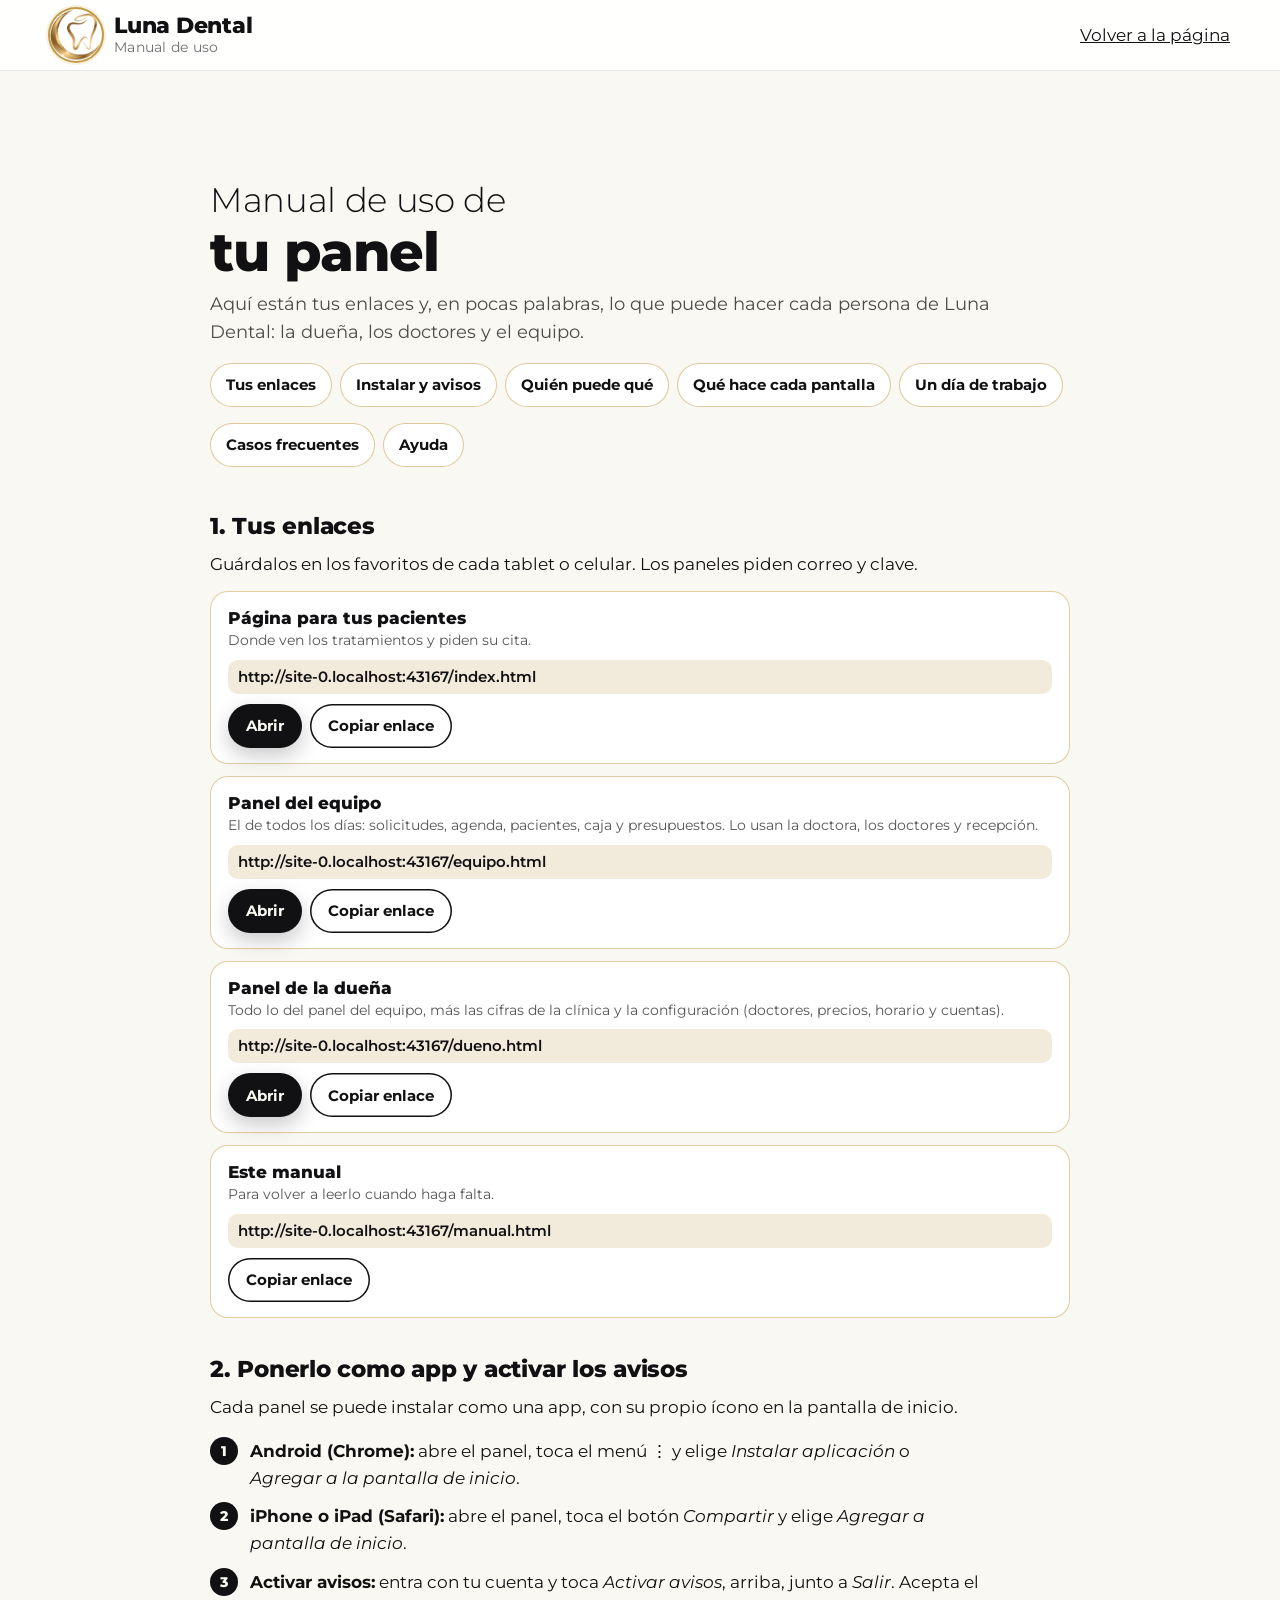
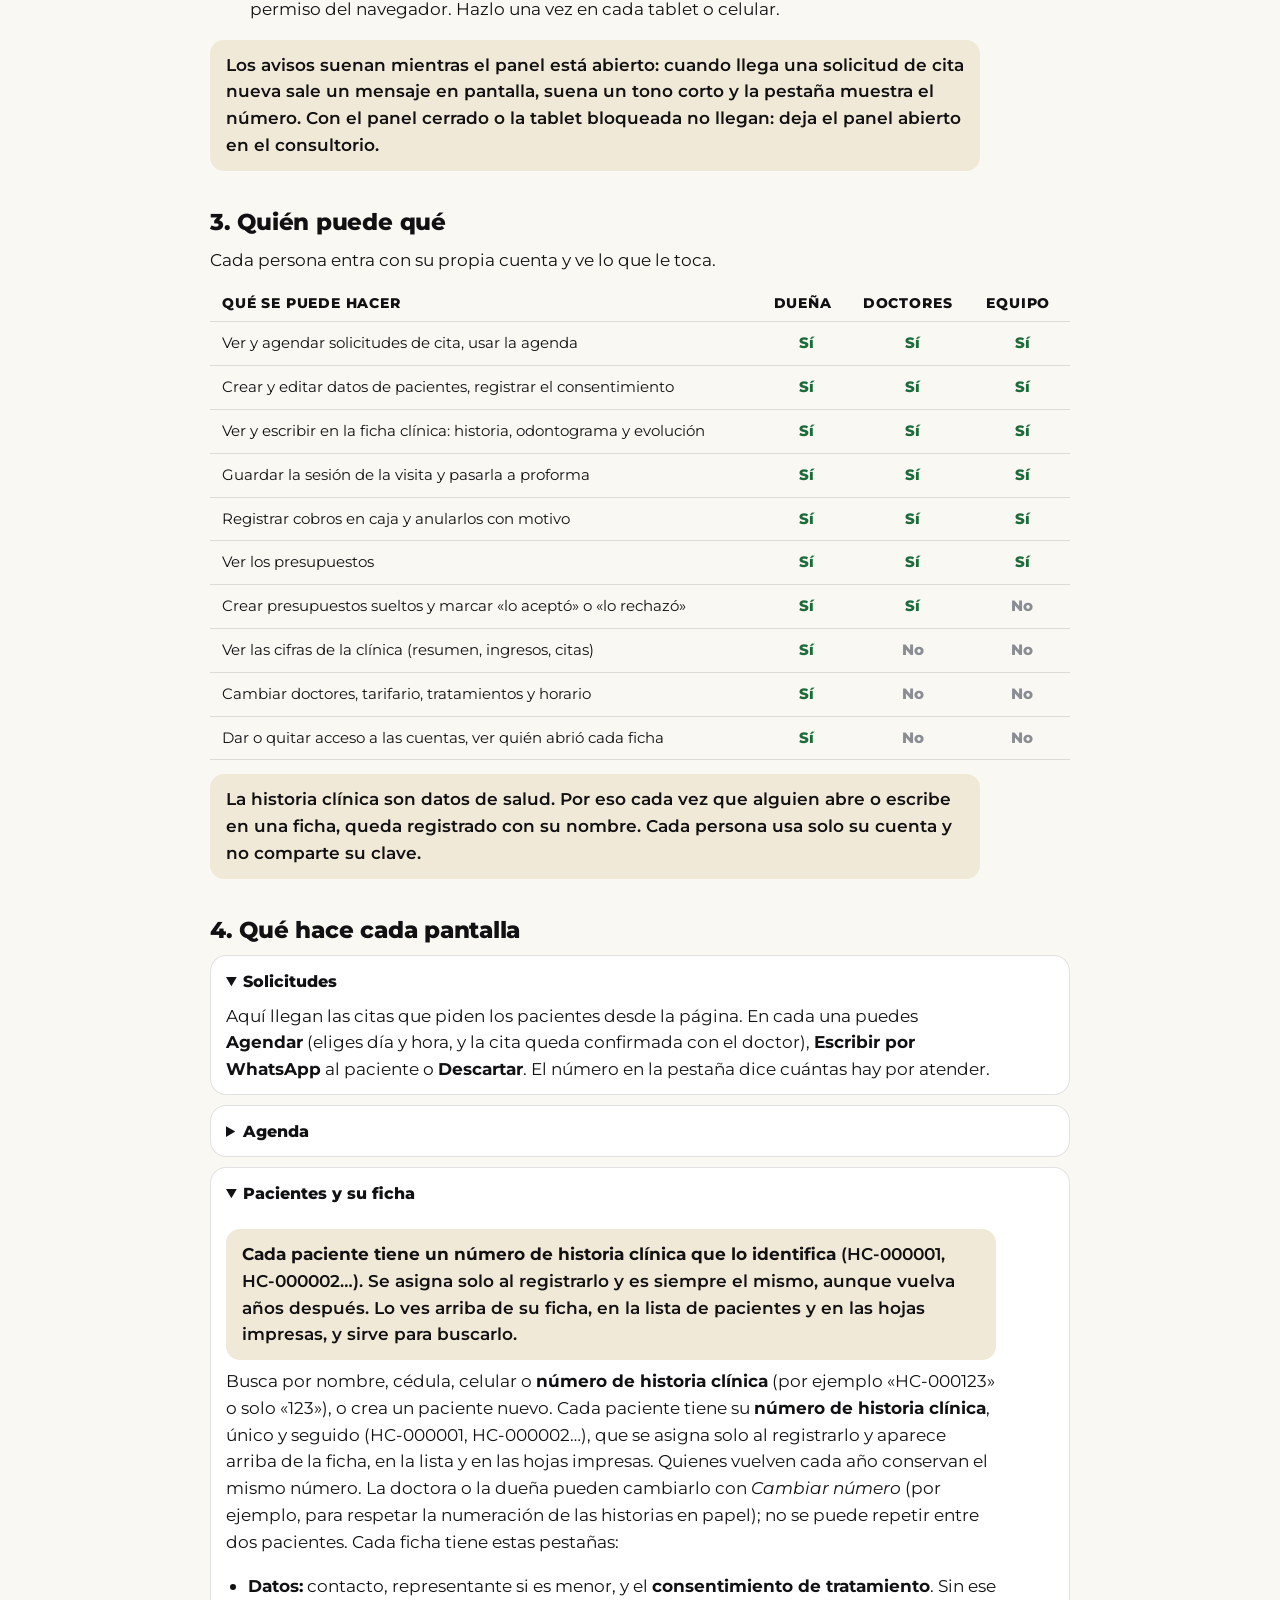
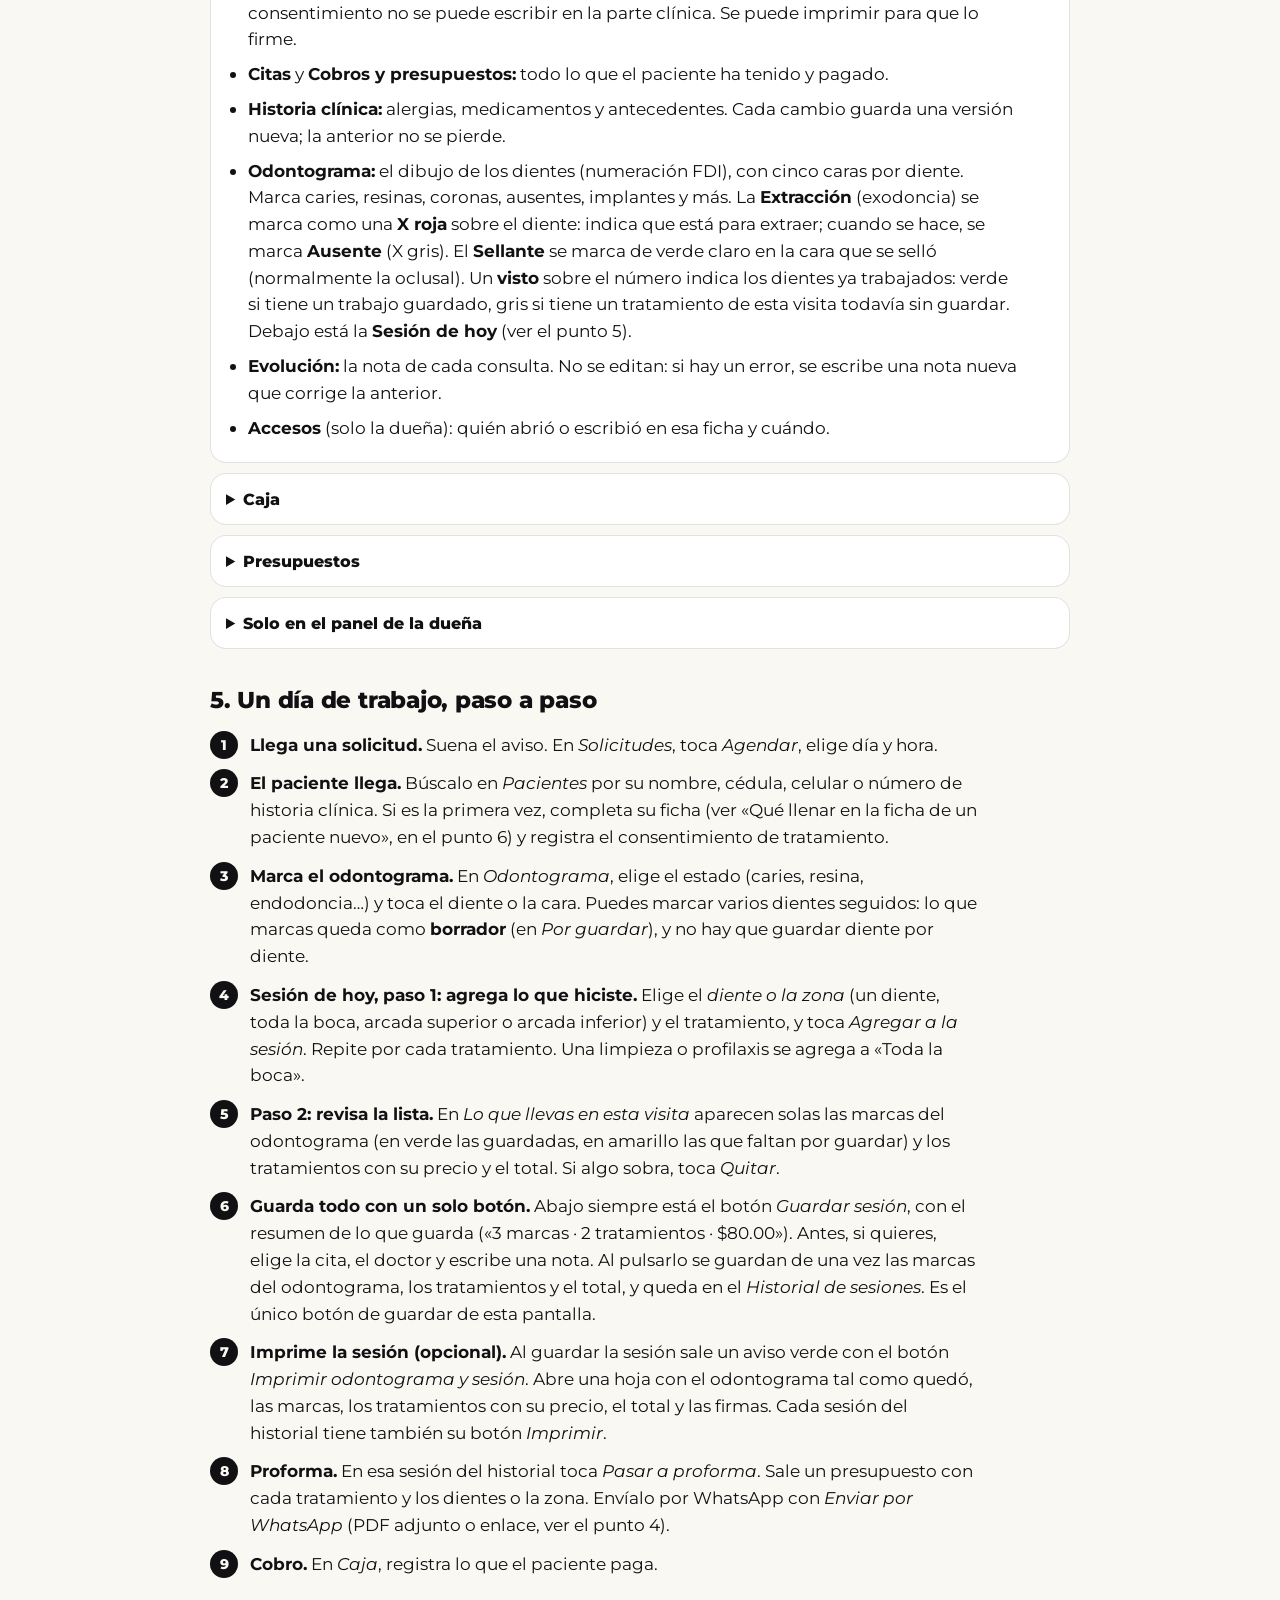
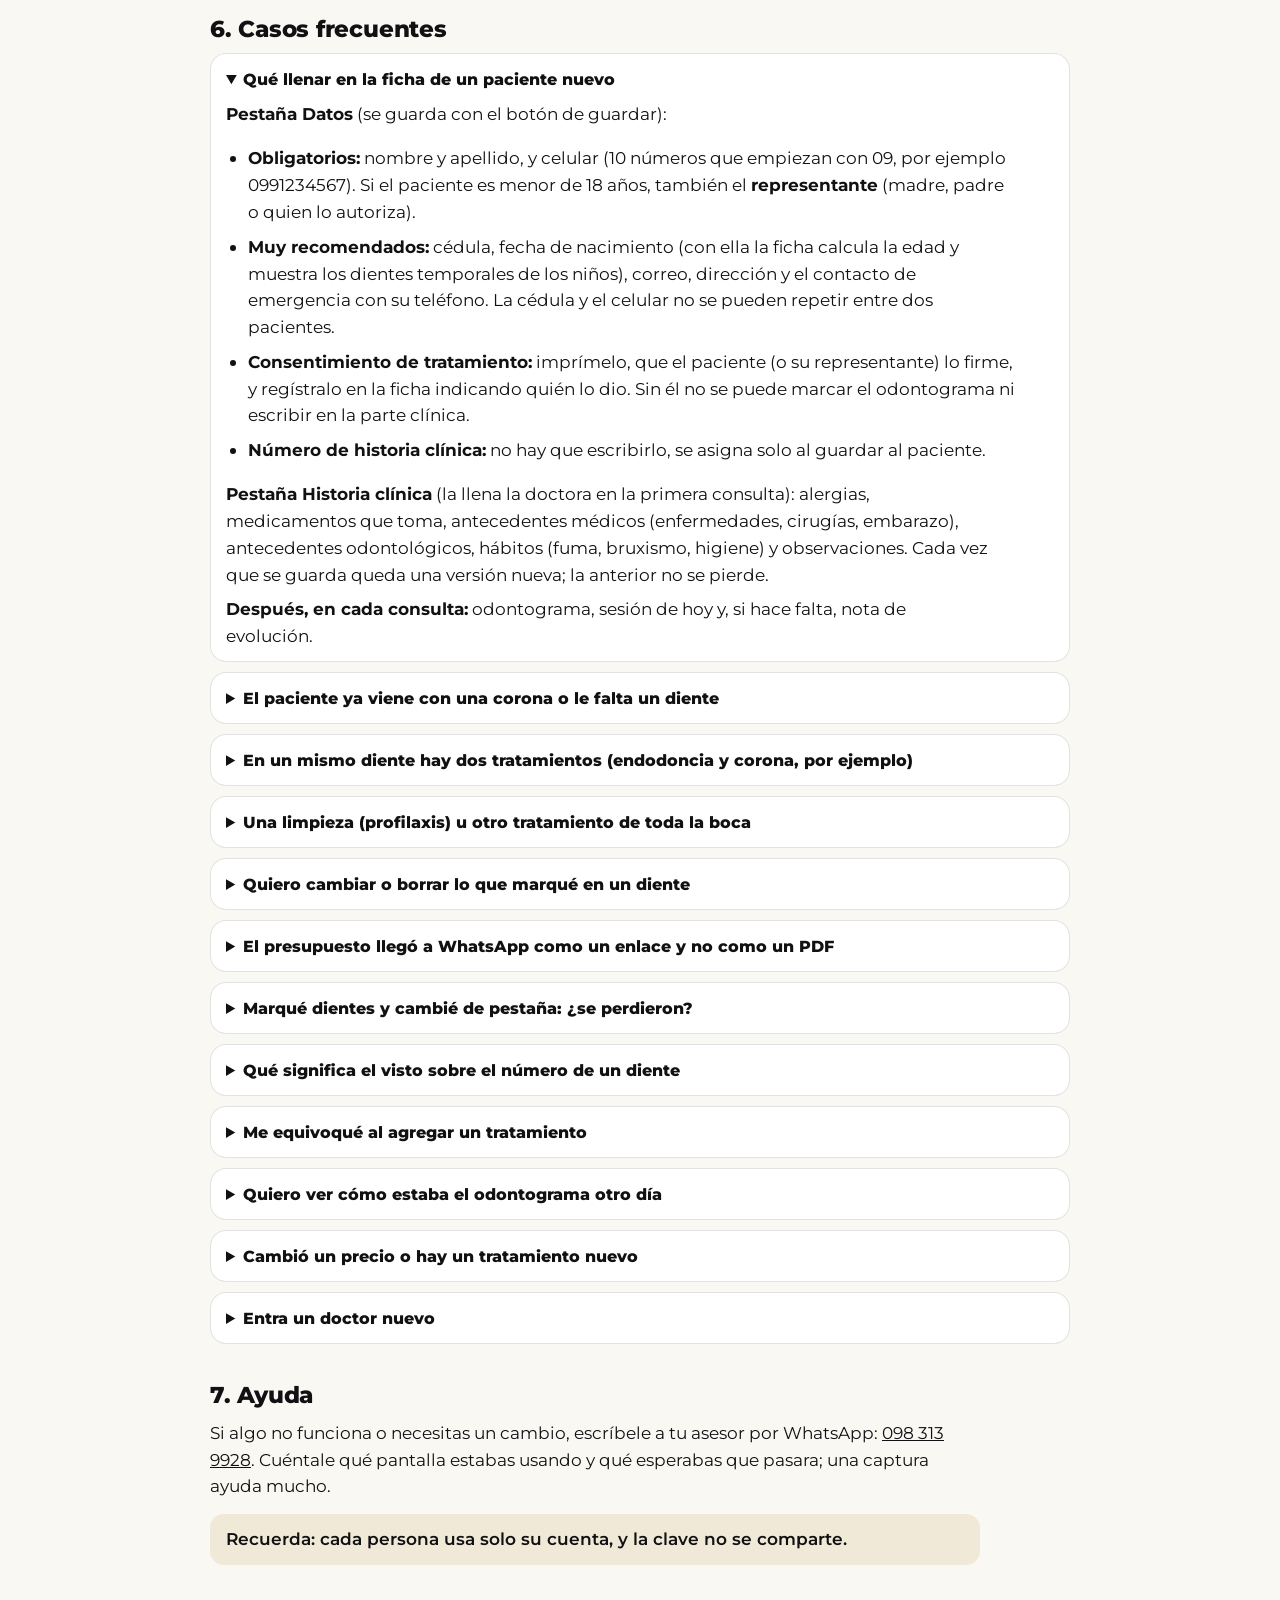
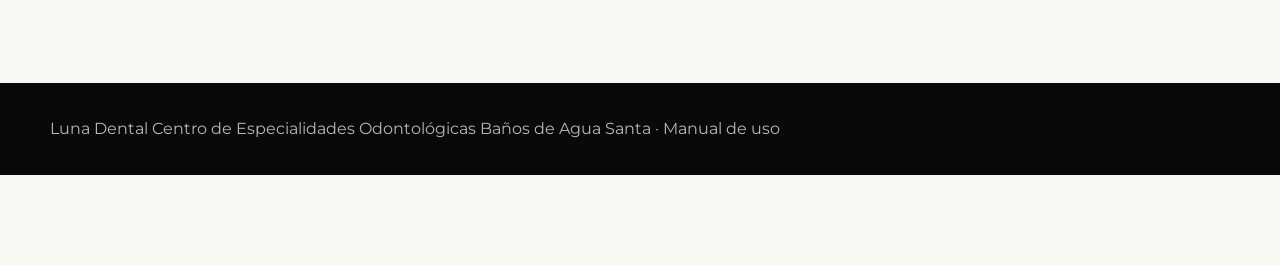
<file: manual.html>
<!doctype html>
<html lang="es">
<head>
<meta charset="utf-8">
<meta name="viewport" content="width=device-width, initial-scale=1, viewport-fit=cover">
<meta name="robots" content="noindex, nofollow">
<meta name="theme-color" content="#111113">
<link rel="icon" href="assets/emblema.png">
<link rel="preconnect" href="https://fonts.googleapis.com"><link rel="preconnect" href="https://fonts.gstatic.com" crossorigin>
<link rel="stylesheet" href="https://fonts.googleapis.com/css2?family=Montserrat:ital,wght@0,300;0,400;0,600;0,700;0,800;1,400&amp;display=swap" media="print" onload="this.media='all'"><noscript><link rel="stylesheet" href="https://fonts.googleapis.com/css2?family=Montserrat:ital,wght@0,300;0,400;0,600;0,700;0,800;1,400&amp;display=swap"></noscript>
<link rel="stylesheet" href="estilos/base.css?v=1e26ab06">
<link rel="stylesheet" href="efectos/base.css?v=af649ba2">
<link rel="stylesheet" href="efectos/calma.css?v=9497ffde">
<link rel="stylesheet" href="efectos/toque.css?v=17575ed6">
<link rel="stylesheet" href="efectos/transicion.css?v=52946c7c">
<link rel="stylesheet" href="efectos/clinica.css?v=e5c47d76">
<link rel="stylesheet" href="efectos/centro.css?v=0c9fa719">
<link rel="stylesheet" href="efectos/oro.css?v=c6957c46">
<style>:root { --fx-bg: #FAF8F3; --fx-paper: #FFFFFF; --fx-accent: #C39A45; --fx-ink: #111113; --fx-deep: #111113; --fx-pop: #F1E6C8; --fx-mancha-1: #E7CB82; --fx-mancha-2: #C39A45; --fx-mancha-3: #111113; --fx-font: "Montserrat", sans-serif; --fx-font-disp: "Montserrat", sans-serif; --fx-font-txt: "Montserrat", sans-serif; --fx-rosa: #F1E6C8; --fx-rosa-2: #E7CB82; --fx-metal-1: #8F6A22; --fx-metal-2: #C39A45; --fx-metal-3: #E7CB82; --fx-tinte-1: #F0DFB0; --fx-tinte-2: #F8F0DA; --fx-tinte-3: #E8D49A; --fx-tinte-4: #F3E6C4; }</style>

<title>Manual de uso del panel · Luna Dental</title>
<meta name="description" content="Enlaces y guía de uso del panel de Luna Dental para la dueña, los doctores y el equipo.">
<style>
.man { max-width: 860px; } .man h1 { margin-bottom: 10px; }
.man h2 { font: 800 1.45rem/1.2 var(--fx-font-disp); margin: 38px 0 10px; text-transform: none; letter-spacing: -.01em; }
.man h3 { font: 800 1.05rem/1.25 var(--fx-font-disp); margin: 18px 0 6px; text-transform: none; }
.man p, .man li { max-width: 70ch; margin-bottom: 8px; line-height: 1.55; } .man ul, .man ol { padding-left: 1.3em; } .man .man-indice { padding-left: 0; }
.man .lead { font-size: 1.1rem; color: color-mix(in srgb, var(--fx-ink) 75%, var(--fx-bg)); }
.man-indice { display: flex; flex-wrap: wrap; gap: 8px; margin: 18px 0 0; padding: 0; list-style: none; }
.man-indice a { display: inline-flex; align-items: center; min-height: 44px; padding: 0 16px; border-radius: 999px; background: var(--fx-paper); box-shadow: inset 0 0 0 1px color-mix(in srgb, var(--fx-accent) 55%, transparent); color: var(--fx-ink); text-decoration: none; font: 700 .92rem var(--fx-font-txt); }
.man-links { display: grid; gap: 12px; margin-top: 14px; }
.man-link { padding: 16px 18px; border-radius: 18px; background: var(--fx-paper); box-shadow: inset 0 0 0 1px color-mix(in srgb, var(--fx-accent) 50%, transparent); }
.man-link b { display: block; font: 800 1.08rem var(--fx-font-disp); } .man-link small { display: block; margin: 2px 0 8px; color: color-mix(in srgb, var(--fx-ink) 70%, var(--fx-bg)); }
.man-link code { display: block; overflow-wrap: anywhere; font: 600 .92rem var(--fx-font-txt); padding: 8px 10px; border-radius: 10px; background: color-mix(in srgb, var(--fx-accent) 14%, var(--fx-bg)); }
.man-link .acc { display: flex; flex-wrap: wrap; gap: 8px; margin-top: 10px; } .man-link .btn { min-height: 44px; padding: 0 18px; font-size: .95rem; }
.man-tabla { overflow-x: auto; margin-top: 12px; } .man-tabla table { width: 100%; border-collapse: collapse; min-width: 560px; font-size: .95rem; }
.man-tabla th, .man-tabla td { padding: 10px 12px; text-align: left; vertical-align: top; border-bottom: 1px solid color-mix(in srgb, var(--fx-ink) 12%, transparent); }
.man-tabla thead th { font: 800 .85rem var(--fx-font-txt); letter-spacing: .06em; text-transform: uppercase; }
.man-tabla td.si, .man-tabla td.no { text-align: center; font-weight: 800; white-space: nowrap; } .man-tabla td.si { color: #1d6b3a; } .man-tabla td.no { color: #8a8d93; }
.man details { margin: 10px 0; padding: 4px 16px; border-radius: 16px; background: var(--fx-paper); box-shadow: inset 0 0 0 1px color-mix(in srgb, var(--fx-ink) 12%, transparent); }
.man summary { cursor: pointer; padding: 12px 0; min-height: 44px; font: 800 1.02rem var(--fx-font-disp); }
.man .nota { margin-top: 14px; padding: 12px 16px; border-radius: 14px; background: color-mix(in srgb, var(--fx-accent) 16%, var(--fx-bg)); font-weight: 600; }
.man .paso { counter-reset: p; list-style: none; padding: 0; } .man .paso li { counter-increment: p; position: relative; padding-left: 40px; margin-bottom: 12px; }
.man .paso li::before { content: counter(p); position: absolute; left: 0; top: -1px; width: 28px; height: 28px; border-radius: 50%; display: grid; place-items: center; background: var(--fx-deep); color: var(--fx-bg); font: 800 .88rem var(--fx-font-disp); }
@media print { .man-indice, .acc, .cabecera .volver { display: none; } .man details { box-shadow: none; } }
</style>
</head>
<body data-pagina="Manual" data-secciones='["Manual de uso"]'>
<header class="cabecera"><div class="wrap">
  <a class="marca" href="index.html"><img src="assets/emblema.png" alt="" width="52" height="52"><span><b>Luna Dental</b><small>Manual de uso</small></span></a>
  <a class="volver" href="index.html">Volver a la página</a>
</div></header>
<main><section class="sec"><div class="wrap man">
  <h1 class="doble"><span>Manual de uso de</span>tu panel</h1>
  <p class="lead">Aquí están tus enlaces y, en pocas palabras, lo que puede hacer cada persona de Luna Dental: la dueña, los doctores y el equipo.</p>
  <ul class="man-indice" aria-label="Contenido"><li><a href="#enlaces">Tus enlaces</a></li><li><a href="#app">Instalar y avisos</a></li><li><a href="#quien">Quién puede qué</a></li><li><a href="#pantallas">Qué hace cada pantalla</a></li><li><a href="#dia">Un día de trabajo</a></li><li><a href="#casos">Casos frecuentes</a></li><li><a href="#ayuda">Ayuda</a></li></ul>

  <h2 id="enlaces">1. Tus enlaces</h2>
  <p>Guárdalos en los favoritos de cada tablet o celular. Los paneles piden correo y clave.</p>
  <div class="man-links">
    <div class="man-link"><b>Página para tus pacientes</b><small>Donde ven los tratamientos y piden su cita.</small><code data-url="index.html"></code><div class="acc"><a class="btn" href="index.html">Abrir</a><button type="button" class="btn btn-linea" data-copiar="index.html">Copiar enlace</button></div></div>
    <div class="man-link"><b>Panel del equipo</b><small>El de todos los días: solicitudes, agenda, pacientes, caja y presupuestos. Lo usan la doctora, los doctores y recepción.</small><code data-url="equipo.html"></code><div class="acc"><a class="btn" href="equipo.html">Abrir</a><button type="button" class="btn btn-linea" data-copiar="equipo.html">Copiar enlace</button></div></div>
    <div class="man-link"><b>Panel de la dueña</b><small>Todo lo del panel del equipo, más las cifras de la clínica y la configuración (doctores, precios, horario y cuentas).</small><code data-url="dueno.html"></code><div class="acc"><a class="btn" href="dueno.html">Abrir</a><button type="button" class="btn btn-linea" data-copiar="dueno.html">Copiar enlace</button></div></div>
    <div class="man-link"><b>Este manual</b><small>Para volver a leerlo cuando haga falta.</small><code data-url="manual.html"></code><div class="acc"><button type="button" class="btn btn-linea" data-copiar="manual.html">Copiar enlace</button></div></div>
  </div>

  <h2 id="app">2. Ponerlo como app y activar los avisos</h2>
  <p>Cada panel se puede instalar como una app, con su propio ícono en la pantalla de inicio.</p>
  <ol class="paso">
    <li><b>Android (Chrome):</b> abre el panel, toca el menú ⋮ y elige <em>Instalar aplicación</em> o <em>Agregar a la pantalla de inicio</em>.</li>
    <li><b>iPhone o iPad (Safari):</b> abre el panel, toca el botón <em>Compartir</em> y elige <em>Agregar a pantalla de inicio</em>.</li>
    <li><b>Activar avisos:</b> entra con tu cuenta y toca <em>Activar avisos</em>, arriba, junto a <em>Salir</em>. Acepta el permiso del navegador. Hazlo una vez en cada tablet o celular.</li>
  </ol>
  <p class="nota">Los avisos suenan mientras el panel está abierto: cuando llega una solicitud de cita nueva sale un mensaje en pantalla, suena un tono corto y la pestaña muestra el número. Con el panel cerrado o la tablet bloqueada no llegan: deja el panel abierto en el consultorio.</p>

  <h2 id="quien">3. Quién puede qué</h2>
  <p>Cada persona entra con su propia cuenta y ve lo que le toca.</p>
  <div class="man-tabla"><table>
    <thead><tr><th>Qué se puede hacer</th><th>Dueña</th><th>Doctores</th><th>Equipo</th></tr></thead>
    <tbody>
      <tr><td>Ver y agendar solicitudes de cita, usar la agenda</td><td class="si">Sí</td><td class="si">Sí</td><td class="si">Sí</td></tr>
      <tr><td>Crear y editar datos de pacientes, registrar el consentimiento</td><td class="si">Sí</td><td class="si">Sí</td><td class="si">Sí</td></tr>
      <tr><td>Ver y escribir en la ficha clínica: historia, odontograma y evolución</td><td class="si">Sí</td><td class="si">Sí</td><td class="si">Sí</td></tr>
      <tr><td>Guardar la sesión de la visita y pasarla a proforma</td><td class="si">Sí</td><td class="si">Sí</td><td class="si">Sí</td></tr>
      <tr><td>Registrar cobros en caja y anularlos con motivo</td><td class="si">Sí</td><td class="si">Sí</td><td class="si">Sí</td></tr>
      <tr><td>Ver los presupuestos</td><td class="si">Sí</td><td class="si">Sí</td><td class="si">Sí</td></tr>
      <tr><td>Crear presupuestos sueltos y marcar «lo aceptó» o «lo rechazó»</td><td class="si">Sí</td><td class="si">Sí</td><td class="no">No</td></tr>
      <tr><td>Ver las cifras de la clínica (resumen, ingresos, citas)</td><td class="si">Sí</td><td class="no">No</td><td class="no">No</td></tr>
      <tr><td>Cambiar doctores, tarifario, tratamientos y horario</td><td class="si">Sí</td><td class="no">No</td><td class="no">No</td></tr>
      <tr><td>Dar o quitar acceso a las cuentas, ver quién abrió cada ficha</td><td class="si">Sí</td><td class="no">No</td><td class="no">No</td></tr>
    </tbody>
  </table></div>
  <p class="nota">La historia clínica son datos de salud. Por eso cada vez que alguien abre o escribe en una ficha, queda registrado con su nombre. Cada persona usa solo su cuenta y no comparte su clave.</p>

  <h2 id="pantallas">4. Qué hace cada pantalla</h2>
  <details open><summary>Solicitudes</summary>
    <p>Aquí llegan las citas que piden los pacientes desde la página. En cada una puedes <b>Agendar</b> (eliges día y hora, y la cita queda confirmada con el doctor), <b>Escribir por WhatsApp</b> al paciente o <b>Descartar</b>. El número en la pestaña dice cuántas hay por atender.</p></details>
  <details><summary>Agenda</summary>
    <p>Las citas de todos los doctores, por día o por semana, con filtro por doctor. Puedes crear una cita nueva, marcarla como atendida, no vino o cancelada, y confirmarla por WhatsApp con un toque.</p></details>
  <details open><summary>Pacientes y su ficha</summary>
    <p class="nota"><b>Cada paciente tiene un número de historia clínica que lo identifica</b> (HC-000001, HC-000002…). Se asigna solo al registrarlo y es siempre el mismo, aunque vuelva años después. Lo ves arriba de su ficha, en la lista de pacientes y en las hojas impresas, y sirve para buscarlo.</p>
    <p>Busca por nombre, cédula, celular o <b>número de historia clínica</b> (por ejemplo «HC-000123» o solo «123»), o crea un paciente nuevo. Cada paciente tiene su <b>número de historia clínica</b>, único y seguido (HC-000001, HC-000002…), que se asigna solo al registrarlo y aparece arriba de la ficha, en la lista y en las hojas impresas. Quienes vuelven cada año conservan el mismo número. La doctora o la dueña pueden cambiarlo con <em>Cambiar número</em> (por ejemplo, para respetar la numeración de las historias en papel); no se puede repetir entre dos pacientes. Cada ficha tiene estas pestañas:</p>
    <ul><li><b>Datos:</b> contacto, representante si es menor, y el <b>consentimiento de tratamiento</b>. Sin ese consentimiento no se puede escribir en la parte clínica. Se puede imprimir para que lo firme.</li>
      <li><b>Citas</b> y <b>Cobros y presupuestos:</b> todo lo que el paciente ha tenido y pagado.</li>
      <li><b>Historia clínica:</b> alergias, medicamentos y antecedentes. Cada cambio guarda una versión nueva; la anterior no se pierde.</li>
      <li><b>Odontograma:</b> el dibujo de los dientes (numeración FDI), con cinco caras por diente. Marca caries, resinas, coronas, ausentes, implantes y más. La <b>Extracción</b> (exodoncia) se marca como una <b>X roja</b> sobre el diente: indica que está para extraer; cuando se hace, se marca <b>Ausente</b> (X gris). El <b>Sellante</b> se marca de verde claro en la cara que se selló (normalmente la oclusal). Un <b>visto</b> sobre el número indica los dientes ya trabajados: verde si tiene un trabajo guardado, gris si tiene un tratamiento de esta visita todavía sin guardar. Debajo está la <b>Sesión de hoy</b> (ver el punto 5).</li>
      <li><b>Evolución:</b> la nota de cada consulta. No se editan: si hay un error, se escribe una nota nueva que corrige la anterior.</li>
      <li><b>Accesos</b> (solo la dueña): quién abrió o escribió en esa ficha y cuándo.</li></ul></details>
  <details><summary>Caja</summary>
    <p>Registra los cobros del día y mira el total. Un cobro no se borra: si hay un error se <b>anula</b> escribiendo el motivo, y queda a la vista.</p></details>
  <details><summary>Presupuestos</summary>
    <p>La lista de proformas de la clínica. Doctores y la dueña pueden crear una, enviarla por WhatsApp, dejar una fecha de seguimiento y marcar si el paciente la aceptó o la rechazó. El precio de cada tratamiento sale siempre del tarifario.</p>
    <p><b>Enviarlo al paciente:</b> toca <em>Enviar por WhatsApp</em>. En la tablet o el celular se abre el menú de compartir con el <b>PDF adjunto</b> (eliges WhatsApp y el contacto del paciente). En el computador, WhatsApp no deja adjuntar un archivo desde una página: se abre el chat con un <b>enlace</b>; el paciente lo toca, ve el detalle de cada tratamiento con su precio y el total, y descarga el PDF con un toque. Con <em>Descargar PDF</em> bajas el archivo para adjuntarlo tú.</p></details>
  <details><summary>Solo en el panel de la dueña</summary>
    <ul><li><b>Resumen:</b> ingresos, citas atendidas y las que no vinieron, pacientes nuevos y presupuestos, por periodo.</li>
      <li><b>Doctores:</b> quién aparece en la agenda y en los presupuestos. Un doctor que ya no atiende se desactiva, no se borra.</li>
      <li><b>Tarifario:</b> el precio de cada tratamiento. Si cambias un precio, los presupuestos ya hechos no cambian.</li>
      <li><b>Tratamientos:</b> cuánto dura cada uno en la agenda. Tú pones el tiempo de cada tratamiento, entre 15 minutos y 4 horas.</li>
      <li><b>Horario y sillones:</b> los días y horas de atención, la pausa opcional del almuerzo y cuántos pacientes se pueden atender a la vez (sillones). El equipo puede agendar a cualquier hora, también en el almuerzo o después del cierre; lo único que se cuida es que no haya más pacientes a la vez que sillones.</li>
      <li><b>Cuentas:</b> quién puede entrar. Para una persona nueva, primero se crea su usuario con tu asesor y luego la agregas aquí con su rol: Administración, Doctor o Recepción.</li></ul></details>

  <h2 id="dia">5. Un día de trabajo, paso a paso</h2>
  <ol class="paso">
    <li><b>Llega una solicitud.</b> Suena el aviso. En <em>Solicitudes</em>, toca <em>Agendar</em>, elige día y hora.</li>
    <li><b>El paciente llega.</b> Búscalo en <em>Pacientes</em> por su nombre, cédula, celular o número de historia clínica. Si es la primera vez, completa su ficha (ver «Qué llenar en la ficha de un paciente nuevo», en el punto 6) y registra el consentimiento de tratamiento.</li>
    <li><b>Marca el odontograma.</b> En <em>Odontograma</em>, elige el estado (caries, resina, endodoncia…) y toca el diente o la cara. Puedes marcar varios dientes seguidos: lo que marcas queda como <b>borrador</b> (en <em>Por guardar</em>), y no hay que guardar diente por diente.</li>
    <li><b>Sesión de hoy, paso 1: agrega lo que hiciste.</b> Elige el <em>diente o la zona</em> (un diente, toda la boca, arcada superior o arcada inferior) y el tratamiento, y toca <em>Agregar a la sesión</em>. Repite por cada tratamiento. Una limpieza o profilaxis se agrega a «Toda la boca».</li>
    <li><b>Paso 2: revisa la lista.</b> En <em>Lo que llevas en esta visita</em> aparecen solas las marcas del odontograma (en verde las guardadas, en amarillo las que faltan por guardar) y los tratamientos con su precio y el total. Si algo sobra, toca <em>Quitar</em>.</li>
    <li><b>Guarda todo con un solo botón.</b> Abajo siempre está el botón <em>Guardar sesión</em>, con el resumen de lo que guarda («3 marcas · 2 tratamientos · $80.00»). Antes, si quieres, elige la cita, el doctor y escribe una nota. Al pulsarlo se guardan de una vez las marcas del odontograma, los tratamientos y el total, y queda en el <em>Historial de sesiones</em>. Es el único botón de guardar de esta pantalla.</li>
    <li><b>Imprime la sesión (opcional).</b> Al guardar la sesión sale un aviso verde con el botón <em>Imprimir odontograma y sesión</em>. Abre una hoja con el odontograma tal como quedó, las marcas, los tratamientos con su precio, el total y las firmas. Cada sesión del historial tiene también su botón <em>Imprimir</em>.</li>
    <li><b>Proforma.</b> En esa sesión del historial toca <em>Pasar a proforma</em>. Sale un presupuesto con cada tratamiento y los dientes o la zona. Envíalo por WhatsApp con <em>Enviar por WhatsApp</em> (PDF adjunto o enlace, ver el punto 4).</li>
    <li><b>Cobro.</b> En <em>Caja</em>, registra lo que el paciente paga.</li>
  </ol>

  <h2 id="casos">6. Casos frecuentes</h2>
  <details open><summary>Qué llenar en la ficha de un paciente nuevo</summary>
    <p><b>Pestaña Datos</b> (se guarda con el botón de guardar):</p>
    <ul><li><b>Obligatorios:</b> nombre y apellido, y celular (10 números que empiezan con 09, por ejemplo 0991234567). Si el paciente es menor de 18 años, también el <b>representante</b> (madre, padre o quien lo autoriza).</li>
      <li><b>Muy recomendados:</b> cédula, fecha de nacimiento (con ella la ficha calcula la edad y muestra los dientes temporales de los niños), correo, dirección y el contacto de emergencia con su teléfono. La cédula y el celular no se pueden repetir entre dos pacientes.</li>
      <li><b>Consentimiento de tratamiento:</b> imprímelo, que el paciente (o su representante) lo firme, y regístralo en la ficha indicando quién lo dio. Sin él no se puede marcar el odontograma ni escribir en la parte clínica.</li>
      <li><b>Número de historia clínica:</b> no hay que escribirlo, se asigna solo al guardar al paciente.</li></ul>
    <p><b>Pestaña Historia clínica</b> (la llena la doctora en la primera consulta): alergias, medicamentos que toma, antecedentes médicos (enfermedades, cirugías, embarazo), antecedentes odontológicos, hábitos (fuma, bruxismo, higiene) y observaciones. Cada vez que se guarda queda una versión nueva; la anterior no se pierde.</p>
    <p><b>Después, en cada consulta:</b> odontograma, sesión de hoy y, si hace falta, nota de evolución.</p></details>
  <details><summary>El paciente ya viene con una corona o le falta un diente</summary>
    <p>Márcalo en el odontograma con su estado (Corona, Ausente, Implante…) y escribe en la nota «previo, de otra clínica». No lo agregues a la sesión, porque eso suma un precio. Al guardar la sesión sin tratamientos, queda el registro con total $0.00.</p></details>
  <details><summary>En un mismo diente hay dos tratamientos (endodoncia y corona, por ejemplo)</summary>
    <p><b>En el dibujo:</b> marca el primero (endodoncia). Luego marca la casilla <em>Es el 2.º tratamiento de este diente</em>, elige el segundo (corona) y toca el diente. Se suma al primero sin reemplazarlo: el dibujo muestra la corona como un aro de color alrededor del diente.</p>
    <p><b>En la sesión:</b> agrega cada tratamiento por separado, con el mismo diente. La proforma los muestra en líneas distintas.</p></details>
  <details><summary>Una limpieza (profilaxis) u otro tratamiento de toda la boca</summary>
    <p>En el paso 1 de <em>Sesión de hoy</em>, elige <em>Toda la boca</em>, <em>Arcada superior</em> o <em>Arcada inferior</em> en vez de un diente. La fila y la proforma dicen «toda la boca».</p></details>
  <details><summary>Quiero cambiar o borrar lo que marqué en un diente</summary>
    <p>La historia clínica no se borra: queda con la fecha y quién la hizo. Lo que sí puedes es corregir lo que se ve.</p>
    <ul><li><b>Cambiar el estado:</b> marca el estado nuevo; el dibujo muestra el último.</li>
      <li><b>«Borrar» una marca puesta por error:</b> elige <em>Sano</em> y toca <em>Todo el diente</em> (o la cara, si fue una cara).</li>
      <li><b>Quitar el 2.º tratamiento:</b> marca la casilla del 2.º tratamiento, elige <em>Sano</em> y toca el diente.</li>
      <li><b>Un tratamiento de la lista de la sesión:</b> mientras no guardes la sesión, <em>Quitar</em>. Ya guardada, no se edita: se registra una sesión nueva con lo que corresponde.</li></ul></details>
  <details><summary>El presupuesto llegó a WhatsApp como un enlace y no como un PDF</summary>
    <p>WhatsApp no permite adjuntar un archivo automáticamente desde una página web. Desde la tablet o el celular se abre el menú de compartir y el PDF va adjunto. Desde el computador va un enlace que abre el presupuesto con el detalle y el botón <em>Descargar PDF</em>. Si prefieres mandar el archivo, toca <em>Descargar PDF</em> y adjúntalo en el chat con el clip.</p></details>
  <details><summary>Marqué dientes y cambié de pestaña: ¿se perdieron?</summary>
    <p>No. Lo que marcas queda como borrador en <em>Por guardar</em>, y se conserva aunque cambies de pestaña, recargues la página o el celular cierre la aplicación (por 12 horas, en ese mismo equipo). Solo queda en la historia clínica cuando pulsas <em>Guardar sesión</em>. Si lo marcas en una tablet y abres la ficha en otro equipo, el borrador no se ve allí hasta que lo guardes.</p></details>
  <details><summary>Qué significa el visto sobre el número de un diente</summary>
    <p>Verde: el diente ya tiene un trabajo guardado (un tratamiento en una sesión, o una resina, endodoncia, corona, brackets, implante o prótesis marcados). Gris: tiene un tratamiento de esta visita que todavía no se guarda. Caries y ausente no llevan visto, porque son diagnóstico y no un trabajo.</p></details>
  <details><summary>Me equivoqué al agregar un tratamiento</summary>
    <p>Mientras no hayas guardado la sesión, toca <em>Quitar</em> en la lista. Una vez guardada, la sesión no se edita: se registra una nueva con lo que corresponde.</p></details>
  <details><summary>Quiero ver cómo estaba el odontograma otro día</summary>
    <p>En el <em>Historial de sesiones</em>, toca <em>Ver el odontograma de ese día</em>.</p></details>
  <details><summary>Cambió un precio o hay un tratamiento nuevo</summary>
    <p>La dueña lo cambia en su panel, en <em>Tarifario</em>. Aparece enseguida en el desplegable de tratamientos.</p></details>
  <details><summary>Entra un doctor nuevo</summary>
    <p>La dueña lo agrega en <em>Doctores</em> para que salga en la agenda. Si también va a entrar al panel, necesita una cuenta: pide a tu asesor que cree su usuario y luego agrégalo en <em>Cuentas</em> con el rol Doctor.</p></details>

  <h2 id="ayuda">7. Ayuda</h2>
  <p>Si algo no funciona o necesitas un cambio, escríbele a tu asesor por WhatsApp: <a href="https://wa.me/593983139928?text=Hola%2C%20necesito%20ayuda%20con%20el%20panel%20de%20Luna Dental">098 313 9928</a>. Cuéntale qué pantalla estabas usando y qué esperabas que pasara; una captura ayuda mucho.</p>
  <p class="nota">Recuerda: cada persona usa solo su cuenta, y la clave no se comparte.</p>
</div></section></main>
<footer><div class="wrap"><div>Luna Dental Centro de Especialidades Odontológicas Baños de Agua Santa · Manual de uso</div></div></footer>
<script>
document.querySelectorAll('[data-url]').forEach(c => { c.textContent = new URL(c.dataset.url, location.href).href; });
document.querySelectorAll('[data-copiar]').forEach(b => b.onclick = async () => {
  const url = new URL(b.dataset.copiar, location.href).href, antes = b.textContent;
  try { await navigator.clipboard.writeText(url); b.textContent = 'Copiado'; } catch (e) { b.textContent = 'Copia el texto de arriba'; }
  setTimeout(() => { b.textContent = antes; }, 2200);
});
</script>
</body>
</html>
</file>
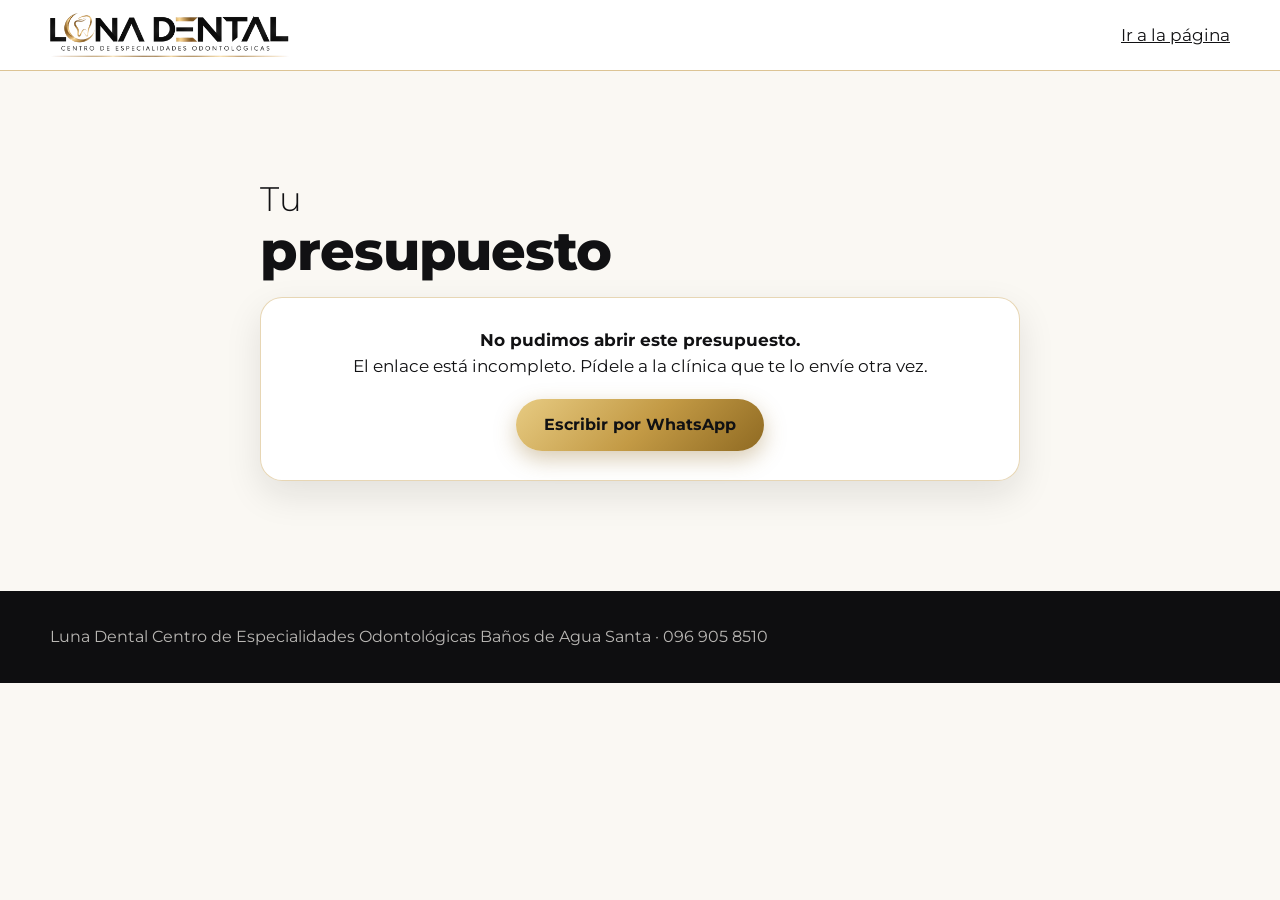
<file: presupuesto.html>
<!doctype html>
<html lang="es">
<head>
<meta charset="utf-8">
<meta name="viewport" content="width=device-width, initial-scale=1, viewport-fit=cover">
<meta name="robots" content="noindex, nofollow">
<meta name="theme-color" content="#111113">
<link rel="icon" href="assets/emblema.png">
<link rel="preconnect" href="https://fonts.googleapis.com"><link rel="preconnect" href="https://fonts.gstatic.com" crossorigin>
<link rel="stylesheet" href="https://fonts.googleapis.com/css2?family=Montserrat:ital,wght@0,300;0,400;0,600;0,700;0,800;1,400&amp;display=swap" media="print" onload="this.media='all'"><noscript><link rel="stylesheet" href="https://fonts.googleapis.com/css2?family=Montserrat:ital,wght@0,300;0,400;0,600;0,700;0,800;1,400&amp;display=swap"></noscript>
<link rel="stylesheet" href="estilos/base.css?v=1e26ab06">
<link rel="stylesheet" href="efectos/base.css?v=af649ba2">
<link rel="stylesheet" href="efectos/calma.css?v=9497ffde">
<link rel="stylesheet" href="efectos/toque.css?v=17575ed6">
<link rel="stylesheet" href="efectos/transicion.css?v=52946c7c">
<link rel="stylesheet" href="efectos/clinica.css?v=e5c47d76">
<link rel="stylesheet" href="efectos/centro.css?v=0c9fa719">
<link rel="stylesheet" href="efectos/oro.css?v=c6957c46">
<style>:root { --fx-bg: #FAF8F3; --fx-paper: #FFFFFF; --fx-accent: #C39A45; --fx-ink: #111113; --fx-deep: #111113; --fx-pop: #F1E6C8; --fx-mancha-1: #E7CB82; --fx-mancha-2: #C39A45; --fx-mancha-3: #111113; --fx-font: "Montserrat", sans-serif; --fx-font-disp: "Montserrat", sans-serif; --fx-font-txt: "Montserrat", sans-serif; --fx-rosa: #F1E6C8; --fx-rosa-2: #E7CB82; --fx-metal-1: #8F6A22; --fx-metal-2: #C39A45; --fx-metal-3: #E7CB82; --fx-tinte-1: #F0DFB0; --fx-tinte-2: #F8F0DA; --fx-tinte-3: #E8D49A; --fx-tinte-4: #F3E6C4; }</style>

<title>Tu presupuesto · Luna Dental</title>
<meta name="description" content="Detalle de tu presupuesto en Luna Dental: cada tratamiento con su precio y el total.">
<meta property="og:title" content="Tu presupuesto · Luna Dental">
<meta property="og:description" content="Detalle de tu presupuesto en Luna Dental: cada tratamiento con su precio y el total.">
<meta property="og:image" content="assets/og.jpg">
<style>
.pv { max-width: 760px; margin-inline: auto; } .pv h1 { margin-bottom: 8px; }
.pv-tarjeta { margin-top: 18px; padding: clamp(16px, 4vw, 28px); border-radius: 22px; background: var(--fx-paper); box-shadow: 0 14px 36px color-mix(in srgb, var(--fx-ink) 10%, transparent), inset 0 0 0 1px color-mix(in srgb, var(--fx-accent) 40%, transparent); }
.pv-dato { display: flex; justify-content: space-between; gap: 14px; flex-wrap: wrap; margin-bottom: 14px; } .pv-dato small { display: block; color: color-mix(in srgb, var(--fx-ink) 60%, var(--fx-bg)); font: 600 .8rem var(--fx-font-txt); } .pv-dato b { font: 800 1.15rem var(--fx-font-disp); }
.pv table { width: 100%; border-collapse: collapse; font-size: .98rem; } .pv th, .pv td { padding: 10px 6px; text-align: left; border-bottom: 1px solid color-mix(in srgb, var(--fx-ink) 12%, transparent); vertical-align: top; }
.pv th { font: 800 .78rem var(--fx-font-txt); letter-spacing: .06em; text-transform: uppercase; } .pv .n { text-align: right; white-space: nowrap; }
.pv-tot { display: flex; justify-content: space-between; align-items: center; gap: 12px; margin-top: 14px; padding: 14px 18px; border-radius: 16px; background: var(--fx-deep); color: var(--fx-bg); font: 800 1.35rem var(--fx-font-disp); }
.pv-sub { display: flex; justify-content: space-between; margin-top: 8px; font-size: .98rem; }
.pv-nota { margin-top: 16px; font-size: .88rem; color: color-mix(in srgb, var(--fx-ink) 65%, var(--fx-bg)); line-height: 1.5; }
.pv-acc { display: flex; flex-wrap: wrap; gap: 10px; margin-top: 20px; } .pv-acc .btn { min-height: 52px; }
.pv-vacio { text-align: center; padding: 30px 8px; }
@media print { .cabecera, footer, .pv-acc { display: none; } .pv-tarjeta { box-shadow: none; } }
</style>
</head>
<body class="lp-centro" data-pagina="Presupuesto" data-secciones='["Presupuesto"]'>
<header class="cabecera"><div class="wrap">
  <a class="marca marca-ancho" href="index.html" aria-label="Luna Dental Centro de Especialidades Odontológicas"><img src="assets/logo-ancho.webp" alt="Luna Dental Centro de Especialidades Odontológicas" width="900" height="166"></a>
  <a class="volver" href="index.html">Ir a la página</a>
</div></header>
<main><section class="sec"><div class="wrap pv">
  <h1 class="doble"><span>Tu</span>presupuesto</h1>
  <div id="pv-cont" aria-live="polite"></div>
</div></section></main>
<footer><div class="wrap"><div>Luna Dental Centro de Especialidades Odontológicas Baños de Agua Santa · 096 905 8510</div></div></footer>
<script src="config.js?v=2cf6efc5"></script>
<script src="modulos/clinica/clinica-pdf.js?v=1bdb16b2"></script>
<script>
const esc = t => String(t ?? '').replace(/[&<>"']/g, c => ({ '&': '&amp;', '<': '&lt;', '>': '&gt;', '"': '&quot;', "'": '&#39;' }[c]));
const usd = n => '$' + (Math.round((+n || 0) * 100) / 100).toFixed(2), fmt = iso => iso ? iso.slice(0, 10).split('-').reverse().join('/') : '';
const d = CLPDF.leerEnlace(location.hash), cont = document.getElementById('pv-cont');
if (!d || !d.items.length) {
  cont.innerHTML = `<div class="pv-tarjeta pv-vacio"><p><b>No pudimos abrir este presupuesto.</b></p><p>El enlace está incompleto. Pídele a la clínica que te lo envíe otra vez.</p><div class="pv-acc" style="justify-content:center"><a class="btn" data-wa="Hola, no pude abrir mi presupuesto. ¿Me lo pueden enviar otra vez?">Escribir por WhatsApp</a></div></div>`;
} else {
  const sub = d.items.reduce((s, i) => s + i.cant * i.precio, 0), desc = Math.round(sub * d.descuento) / 100;
  cont.innerHTML = `<div class="pv-tarjeta">
    <div class="pv-dato"><div><small>Paciente</small><b>${esc(d.paciente)}</b></div>${d.doctor ? `<div><small>Doctor</small><b>${esc(d.doctor)}</b></div>` : ''}<div><small>Fecha${d.ref ? ' · N.º ' + esc(d.ref) : ''}</small><b>${esc(fmt(d.fechaIso))}</b></div></div>
    <table><thead><tr><th>Tratamiento</th><th class="n">Cant.</th><th class="n">Precio</th><th class="n">Importe</th></tr></thead><tbody>${d.items.map(i => `<tr><td>${esc(i.descripcion)}</td><td class="n">${i.cant}</td><td class="n">${usd(i.precio)}</td><td class="n">${usd(i.cant * i.precio)}</td></tr>`).join('')}</tbody></table>
    <div class="pv-sub"><span>Subtotal</span><span>${usd(sub)}</span></div>${d.descuento ? `<div class="pv-sub"><span>Descuento (${Math.round(d.descuento)} %)</span><span>-${usd(desc)}</span></div>` : ''}
    <div class="pv-tot"><span>Total</span><span>${usd(d.total)}</span></div>
    <p class="pv-nota">Presupuesto sujeto a valoración del odontólogo; puede variar si el diagnóstico cambia. Válido por 15 días.${d.seguimientoIso ? ` Seguimiento: ${esc(fmt(d.seguimientoIso))}.` : ''} Los precios son en dólares. Este documento es informativo: la clínica confirma el valor en la valoración${d.ref ? ` (presupuesto N.º ${esc(d.ref)})` : ''}.</p>
    <div class="pv-acc"><button type="button" class="btn" id="pv-pdf">Descargar PDF</button><a class="btn btn-linea" data-wa="Hola, vi mi presupuesto${d.ref ? ' N.º ' + d.ref : ''} (total ${usd(d.total)}) y quiero agendar mi cita.">Escribir a la clínica por WhatsApp</a><button type="button" class="btn btn-linea" id="pv-imp">Imprimir</button></div>
  </div>`;
  document.getElementById('pv-pdf').onclick = () => { const blob = CLPDF.presupuesto({ corto: DEMO.corto, clinica: DEMO.cliente, ciudad: DEMO.ciudad, telefono: String(DEMO.waCliente).replace(/^593/, '0'), paciente: d.paciente, doctor: d.doctor, fecha: fmt(d.fechaIso), ref: d.ref, items: d.items, descuento: d.descuento, total: d.total, seguimiento: fmt(d.seguimientoIso) });
    CLPDF.descargar(blob, CLPDF.nombreArchivo(DEMO.corto, d.paciente, d.fechaIso.slice(0, 10))); };
  document.getElementById('pv-imp').onclick = () => window.print();
}
document.querySelectorAll('[data-wa]').forEach(a => { a.href = `https://wa.me/${String(DEMO.waCliente).replace(/\D/g, '')}?text=${encodeURIComponent(a.dataset.wa)}`; a.target = '_blank'; a.rel = 'noopener'; });
</script>
</body>
</html>
</file>
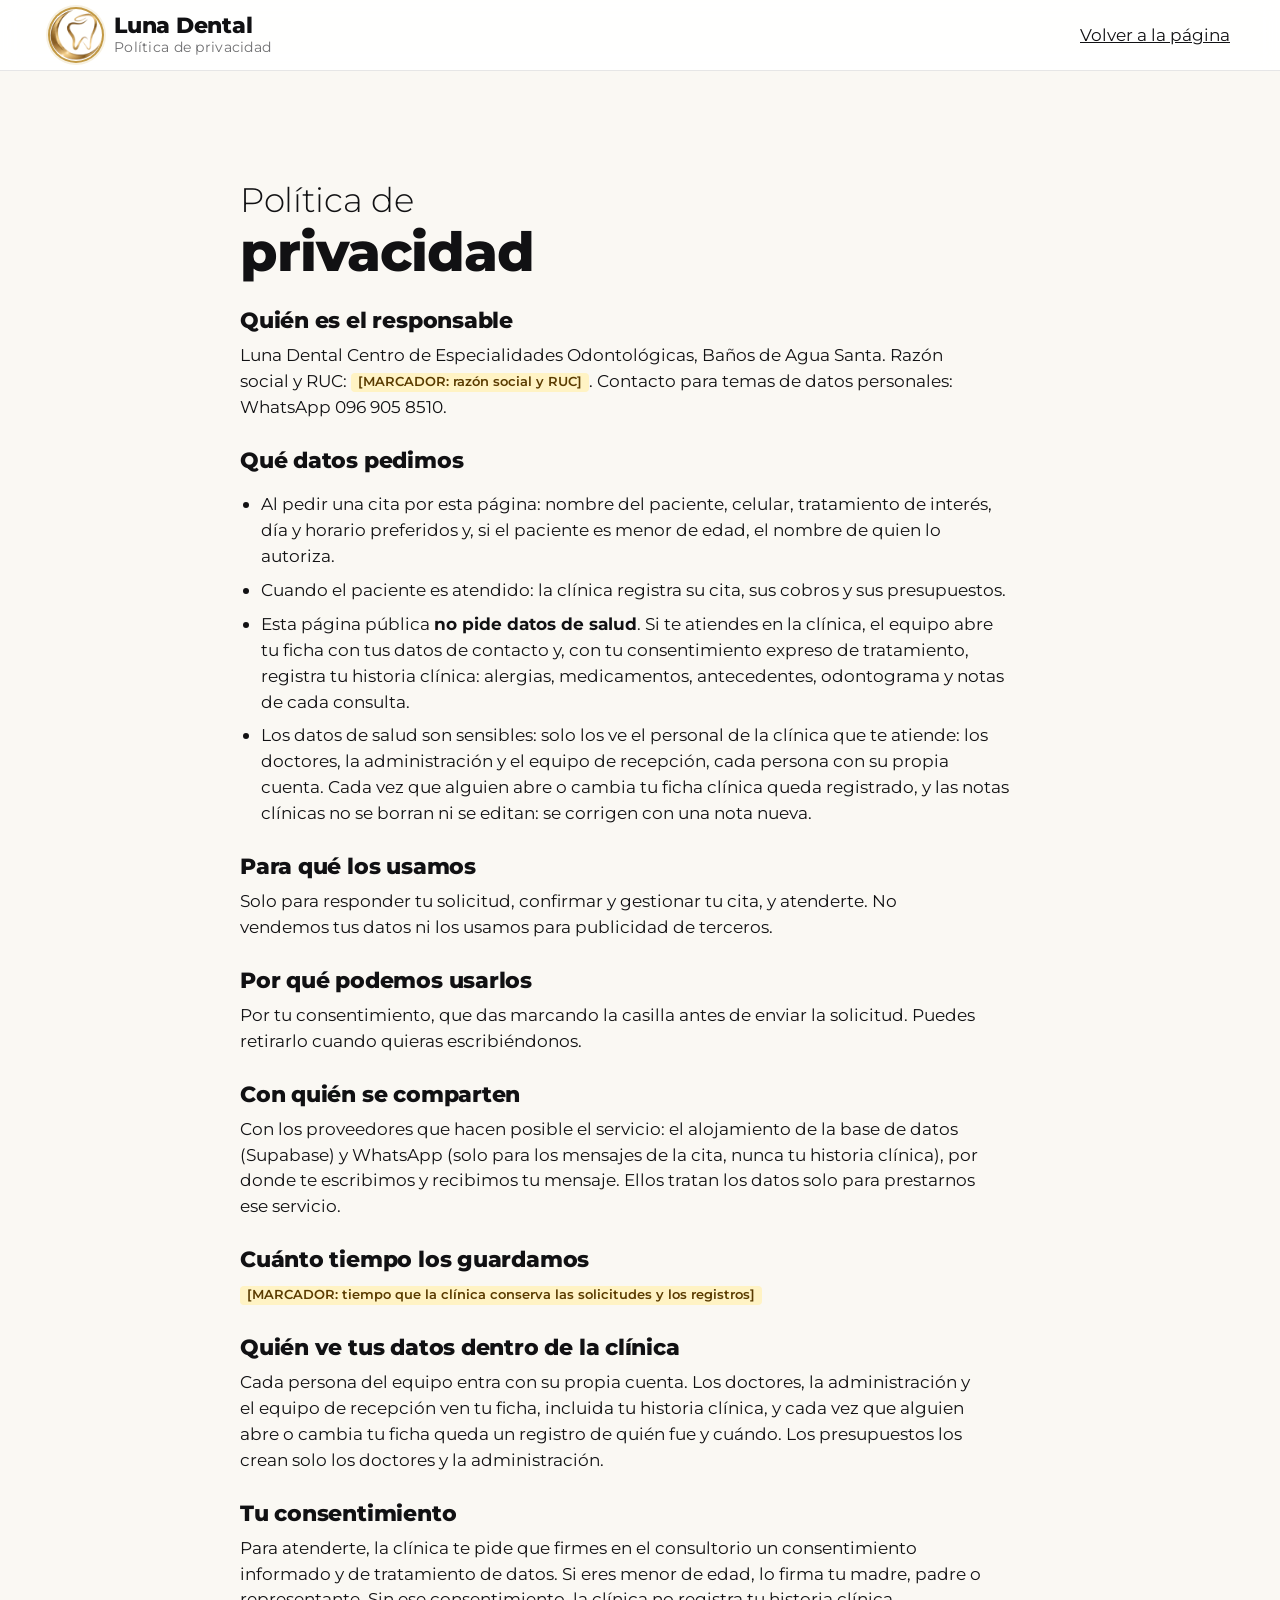
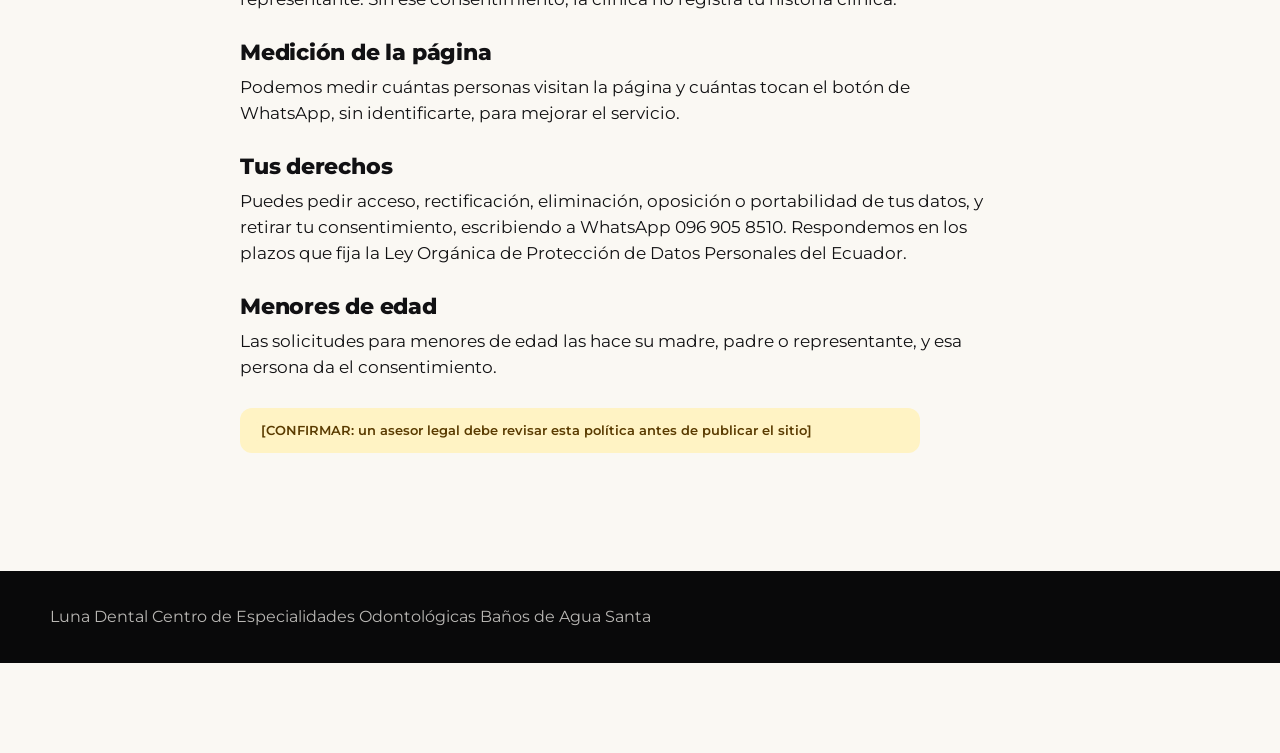
<file: privacidad.html>
<!doctype html>
<html lang="es">
<head>
<meta charset="utf-8">
<meta name="viewport" content="width=device-width, initial-scale=1, viewport-fit=cover">
<meta name="robots" content="noindex, nofollow">
<meta name="theme-color" content="#111113">
<link rel="icon" href="assets/emblema.png">
<link rel="preconnect" href="https://fonts.googleapis.com"><link rel="preconnect" href="https://fonts.gstatic.com" crossorigin>
<link rel="stylesheet" href="https://fonts.googleapis.com/css2?family=Montserrat:ital,wght@0,300;0,400;0,600;0,700;0,800;1,400&amp;display=swap" media="print" onload="this.media='all'"><noscript><link rel="stylesheet" href="https://fonts.googleapis.com/css2?family=Montserrat:ital,wght@0,300;0,400;0,600;0,700;0,800;1,400&amp;display=swap"></noscript>
<link rel="stylesheet" href="estilos/base.css?v=1e26ab06">
<link rel="stylesheet" href="efectos/base.css?v=af649ba2">
<link rel="stylesheet" href="efectos/calma.css?v=9497ffde">
<link rel="stylesheet" href="efectos/toque.css?v=17575ed6">
<link rel="stylesheet" href="efectos/transicion.css?v=52946c7c">
<link rel="stylesheet" href="efectos/clinica.css?v=e5c47d76">
<link rel="stylesheet" href="efectos/centro.css?v=0c9fa719">
<link rel="stylesheet" href="efectos/oro.css?v=c6957c46">
<style>:root { --fx-bg: #FAF8F3; --fx-paper: #FFFFFF; --fx-accent: #C39A45; --fx-ink: #111113; --fx-deep: #111113; --fx-pop: #F1E6C8; --fx-mancha-1: #E7CB82; --fx-mancha-2: #C39A45; --fx-mancha-3: #111113; --fx-font: "Montserrat", sans-serif; --fx-font-disp: "Montserrat", sans-serif; --fx-font-txt: "Montserrat", sans-serif; --fx-rosa: #F1E6C8; --fx-rosa-2: #E7CB82; --fx-metal-1: #8F6A22; --fx-metal-2: #C39A45; --fx-metal-3: #E7CB82; --fx-tinte-1: #F0DFB0; --fx-tinte-2: #F8F0DA; --fx-tinte-3: #E8D49A; --fx-tinte-4: #F3E6C4; }</style>

<title>Política de privacidad · Luna Dental</title>
<meta name="description" content="Cómo Luna Dental trata los datos que dejas al pedir una cita.">
<style>
.legal { max-width: 800px; } .legal h2 { font: 800 1.35rem/1.2 var(--fx-font-disp); margin: 28px 0 8px; text-transform: none; letter-spacing: -.01em; }
.legal p, .legal li { max-width: 68ch; margin-bottom: 8px; } .legal ul { padding-left: 1.2em; }
.legal .borrador { margin-top: 28px; padding: 12px 14px; border-radius: 12px; background: #fff3c4; color: #5a3b00; font: 600 .95rem/1.4 var(--fx-font-txt); }
</style>
</head>
<body data-pagina="Privacidad" data-secciones='["Política de privacidad"]'>
<header class="cabecera"><div class="wrap">
  <a class="marca" href="index.html"><img src="assets/emblema.png" alt="" width="52" height="52"><span><b>Luna Dental</b><small>Política de privacidad</small></span></a>
  <a class="volver" href="index.html">Volver a la página</a>
</div></header>
<main><section class="sec"><div class="wrap legal">
  <h1 class="doble"><span>Política de</span>privacidad</h1>
  <h2>Quién es el responsable</h2>
  <p>Luna Dental Centro de Especialidades Odontológicas, Baños de Agua Santa. Razón social y RUC: <span class="pend">[MARCADOR: razón social y RUC]</span>. Contacto para temas de datos personales: WhatsApp 096 905 8510.</p>
  <h2>Qué datos pedimos</h2>
  <ul><li>Al pedir una cita por esta página: nombre del paciente, celular, tratamiento de interés, día y horario preferidos y, si el paciente es menor de edad, el nombre de quien lo autoriza.</li>
    <li>Cuando el paciente es atendido: la clínica registra su cita, sus cobros y sus presupuestos.</li>
    <li>Esta página pública <strong>no pide datos de salud</strong>. Si te atiendes en la clínica, el equipo abre tu ficha con tus datos de contacto y, con tu consentimiento expreso de tratamiento, registra tu historia clínica: alergias, medicamentos, antecedentes, odontograma y notas de cada consulta.</li>
    <li>Los datos de salud son sensibles: solo los ve el personal de la clínica que te atiende: los doctores, la administración y el equipo de recepción, cada persona con su propia cuenta. Cada vez que alguien abre o cambia tu ficha clínica queda registrado, y las notas clínicas no se borran ni se editan: se corrigen con una nota nueva.</li></ul>
  <h2>Para qué los usamos</h2>
  <p>Solo para responder tu solicitud, confirmar y gestionar tu cita, y atenderte. No vendemos tus datos ni los usamos para publicidad de terceros.</p>
  <h2>Por qué podemos usarlos</h2>
  <p>Por tu consentimiento, que das marcando la casilla antes de enviar la solicitud. Puedes retirarlo cuando quieras escribiéndonos.</p>
  <h2>Con quién se comparten</h2>
  <p>Con los proveedores que hacen posible el servicio: el alojamiento de la base de datos (Supabase) y WhatsApp (solo para los mensajes de la cita, nunca tu historia clínica), por donde te escribimos y recibimos tu mensaje. Ellos tratan los datos solo para prestarnos ese servicio.</p>
  <h2>Cuánto tiempo los guardamos</h2>
  <p><span class="pend">[MARCADOR: tiempo que la clínica conserva las solicitudes y los registros]</span></p>
  <h2>Quién ve tus datos dentro de la clínica</h2>
  <p>Cada persona del equipo entra con su propia cuenta. Los doctores, la administración y el equipo de recepción ven tu ficha, incluida tu historia clínica, y cada vez que alguien abre o cambia tu ficha queda un registro de quién fue y cuándo. Los presupuestos los crean solo los doctores y la administración.</p>
  <h2>Tu consentimiento</h2>
  <p>Para atenderte, la clínica te pide que firmes en el consultorio un consentimiento informado y de tratamiento de datos. Si eres menor de edad, lo firma tu madre, padre o representante. Sin ese consentimiento, la clínica no registra tu historia clínica.</p>
  <h2>Medición de la página</h2>
  <p>Podemos medir cuántas personas visitan la página y cuántas tocan el botón de WhatsApp, sin identificarte, para mejorar el servicio.</p>
  <h2>Tus derechos</h2>
  <p>Puedes pedir acceso, rectificación, eliminación, oposición o portabilidad de tus datos, y retirar tu consentimiento, escribiendo a WhatsApp 096 905 8510. Respondemos en los plazos que fija la Ley Orgánica de Protección de Datos Personales del Ecuador.</p>
  <h2>Menores de edad</h2>
  <p>Las solicitudes para menores de edad las hace su madre, padre o representante, y esa persona da el consentimiento.</p>
  <p class="borrador"><span class="pend">[CONFIRMAR: un asesor legal debe revisar esta política antes de publicar el sitio]</span></p>
</div></section></main>
<footer><div class="wrap"><div>Luna Dental Centro de Especialidades Odontológicas Baños de Agua Santa</div></div></footer>
</body>
</html>
</file>
<file: estilos/base.css>
/* estilos/base.css · layout común de toda demo, landing y propuesta.
   Sin movimiento (eso vive en efectos/). Los colores y fuentes salen SOLO de variables --fx-*:
   la marca las define en el :root de cada página (ver efectos-por-negocio.md). */
:root {
  /* Valores por defecto neutros: la marca del cliente los reemplaza en el :root de la página. */
  --fx-font: system-ui, -apple-system, "Segoe UI", sans-serif;
  --fx-font-disp: var(--fx-font);
  --fx-font-txt: var(--fx-font);
  --fx-bg: #ffffff; --fx-paper: #f6f6f6; --fx-ink: #111111; --fx-deep: #1c1c1c; --fx-accent: #777777; --fx-pop: #dddddd;
  /* Derivados: se calculan desde la marca; se pueden fijar a mano en el :root de la página. */
  --fx-deep-2: color-mix(in srgb, var(--fx-deep) 55%, #000);
  --fx-line-deep: color-mix(in srgb, var(--fx-deep) 82%, #fff);
  --fx-soft: color-mix(in srgb, var(--fx-bg) 86%, var(--fx-deep));
  --fx-soft-2: color-mix(in srgb, var(--fx-bg) 72%, var(--fx-deep));
  --fx-warm: color-mix(in srgb, var(--fx-accent) 60%, #000);
  --fx-chat: color-mix(in srgb, var(--fx-bg) 85%, #000);
  --fx-error: #8a1c1c;
  /* Marcador [CONFIRMAR]/[MARCADOR]: es una señal de la agencia, no de la marca. */
  --fx-marca-bg: #fff3c4; --fx-marca-ink: #5a3b00;
  padding-top: env(safe-area-inset-top, 0px); padding-bottom: env(safe-area-inset-bottom, 0px);
}
* { box-sizing: border-box; }
html { scroll-behavior: smooth; scroll-padding-top: calc(env(safe-area-inset-top, 0px) + 78px); }
body { margin: 0; background: var(--fx-bg); color: var(--fx-ink); font: 400 1.08rem/1.5 var(--fx-font-txt); -webkit-font-smoothing: antialiased; padding-bottom: 90px; }
h1, h2, h3, p { margin: 0; }
img { max-width: 100%; display: block; }
a { color: inherit; }
a:focus-visible, button:focus-visible { outline: 3px solid var(--fx-pop); outline-offset: 3px; }
.wrap { width: min(1180px, 100% - 36px); margin-inline: auto; }
.sec { padding-block: clamp(60px, 9vw, 110px); position: relative; }
.oscuro { background: var(--fx-deep); color: var(--fx-bg); }
.papel { background: var(--fx-paper); }
.arena { background: var(--fx-pop); }

/* Titulares de dos pesos (misma familia): línea fina + línea gruesa */
.doble { font: 800 clamp(2.6rem, 7vw, 4.6rem)/.95 var(--fx-font-disp); }
.doble span { display: block; font-weight: 300; font-size: .52em; line-height: 1; margin-bottom: .12em; }
.intro { margin-top: 16px; max-width: 52ch; font-size: 1.15rem; }

/* Botones (estructura; el acabado lo pone el perfil) */
.btn { display: inline-flex; align-items: center; justify-content: center; gap: 10px; min-height: 52px; padding: 0 24px; font: 800 1.15rem/1 var(--fx-font-disp); text-decoration: none; border: 2px solid var(--fx-deep); border-radius: 10px; cursor: pointer; background: var(--fx-accent); color: var(--fx-deep); }
.btn-linea { background: transparent; color: inherit; }
.acciones { display: flex; flex-wrap: wrap; gap: 14px; margin-top: 26px; }

/* Barra superior (horario, ubicación, WhatsApp) y cabecera */
.barra { background: var(--fx-deep-2); color: var(--fx-bg); font-size: .98rem; }
.barra .wrap { display: flex; flex-wrap: wrap; gap: 4px 22px; align-items: center; justify-content: space-between; min-height: 42px; padding-block: 6px; }
.barra .datos { display: flex; flex-wrap: wrap; gap: 2px 20px; }
.barra span { display: inline-flex; align-items: center; gap: 7px; }
.barra svg, .ico svg { width: 17px; height: 17px; stroke: var(--fx-pop); fill: none; stroke-width: 1.6; stroke-linecap: round; stroke-linejoin: round; }
.barra a { font: 800 .95rem/1 var(--fx-font-disp); text-decoration: none; min-height: 34px; display: inline-flex; align-items: center; padding: 0 14px; background: var(--fx-pop); color: var(--fx-deep); border-radius: 6px; }
.cabecera { position: sticky; top: 0; z-index: 30; background: var(--fx-deep); border-bottom: 1px solid var(--fx-line-deep); }
.cabecera .wrap { display: flex; align-items: center; justify-content: space-between; gap: 14px; min-height: 70px; }
.marca { display: flex; align-items: center; gap: 12px; color: var(--fx-bg); text-decoration: none; }
.marca img { width: 52px; height: 52px; border-radius: 50%; }
.marca b { font: 900 1.6rem/.9 var(--fx-font-disp); }
.marca small { display: block; font: 400 .9rem/1.1 var(--fx-font-txt); color: var(--fx-pop); letter-spacing: .02em; }
.cabecera nav { display: flex; gap: 4px; }
.cabecera nav a { color: var(--fx-bg); text-decoration: none; font: 700 1.05rem/1 var(--fx-font-disp); min-height: 44px; display: inline-flex; align-items: center; padding: 0 12px; }
@media (max-width: 760px) { .cabecera nav { display: none; } .barra .ocultable { display: none; } .barra .wrap { flex-wrap: nowrap; } .barra .datos { min-width: 0; } .barra .datos span { white-space: nowrap; overflow: hidden; text-overflow: ellipsis; } .barra a { flex-shrink: 0; } }

/* Íconos de línea en círculo (un solo trazo) */
.ico { width: 58px; height: 58px; border-radius: 50%; border: 2px solid currentColor; display: inline-grid; place-items: center; flex-shrink: 0; }
.ico svg { width: 26px; height: 26px; stroke: currentColor; }

/* WhatsApp flotante del cliente */
.wa-flot { position: fixed; right: 16px; bottom: calc(96px + env(safe-area-inset-bottom, 0px)); z-index: 25; width: 58px; height: 58px; border-radius: 50%; background: #25D366; display: grid; place-items: center; box-shadow: 0 8px 24px rgba(0, 0, 0, .3); }
.wa-flot svg { width: 30px; height: 30px; fill: #fff; position: relative; }

/* Pie */
footer { background: var(--fx-deep-2); color: var(--fx-soft-2); padding-block: 34px; font-size: 1rem; }
footer .wrap { display: flex; flex-wrap: wrap; gap: 18px 34px; align-items: center; justify-content: space-between; }
footer img { width: 64px; height: 64px; border-radius: 50%; }
footer a { color: var(--fx-bg); }

/* Marcador de dato pendiente */
.pend { display: inline-block; font: 600 .8rem/1.3 var(--fx-font-txt); background: var(--fx-marca-bg); color: var(--fx-marca-ink); padding: 1px 7px; border-radius: 4px; vertical-align: middle; }

@media print { .franja-demo, .demo-sug, .wa-flot, .pd-barra { display: none !important; } }
</file>
<file: efectos/base.css>
/* efectos/base.css · lo común a todos los perfiles: .fx-entra + .fx-d1…d4, .fx-rv, .fx-contador y el bloqueo de animaciones.
   Solo transform y opacity. El ritmo (duración, curva, distancia) lo fija el perfil con variables:
   --fx-dur, --fx-ease, --fx-dist. Para la aparición al hacer scroll con fx.js: --fx-rv-dur (ms), --fx-rv-step (ms),
   --fx-rv-ease, --fx-rv-dist, --fx-rv-scale. Cada landing carga base.css + UN perfil (+ metal.css opcional). */
:root { --fx-dur: .5s; --fx-ease: cubic-bezier(.2, .7, .2, 1); --fx-dist: 24px; }

/* Aparición al cargar la página (hero, encabezados): una línea tras otra */
@keyframes fx-entra { from { opacity: 0; transform: translateY(var(--fx-dist)); } }
.fx-entra { animation: fx-entra var(--fx-dur) var(--fx-ease) both; }
.fx-d1 { animation-delay: .05s; } .fx-d2 { animation-delay: .16s; } .fx-d3 { animation-delay: .3s; } .fx-d4 { animation-delay: .42s; }

/* Aparición al hacer scroll solo con CSS. Sin soporte de animation-timeline el bloque se ve normal.
   (fx.js hace lo mismo con [data-reveal] y [data-stagger] para los navegadores sin soporte.) */
@keyframes fx-rv { from { opacity: 0; transform: translateY(var(--fx-dist)); } }
@supports (animation-timeline: view()) {
  .fx-rv { animation: fx-rv linear both; animation-timeline: view(); animation-range: entry 0% entry 55%; }
}

/* Contador de cifras reales: fx.js cuenta hasta el número que ya está escrito en el HTML */
.fx-contador { font-variant-numeric: tabular-nums; }

/* Sin movimiento: todo se ve completo y quieto */
@media (prefers-reduced-motion: reduce) {
  *, *::before, *::after { animation: none !important; transition: none !important; scroll-behavior: auto !important; }
}
</file>
<file: efectos/calma.css>
/* efectos/calma.css · perfil CALMA Y CONFIANZA (spa, estética, clínicas, dentistas, psicólogos).
   Ritmo lento (0.6–1 s), curvas suaves, sin rebote. Se carga después de base.css. Solo transform y opacity.
   Colores solo por variables --fx-* (ni un hex aquí). Sin JS o con movimiento reducido todo se ve completo y quieto.
   El metal, el brillo y el pulso NO están aquí: van en metal.css (opcional). */
:root {
  --fx-dur: .9s; --fx-ease: cubic-bezier(.2, .7, .2, 1); --fx-dist: 26px; --fx-fast: .4s;
  /* aparición al hacer scroll (fx.js) */
  --fx-rv-dur: 900; --fx-rv-step: 110; --fx-rv-ease: cubic-bezier(.2, .7, .2, 1); --fx-rv-dist: 28px; --fx-rv-scale: 1;
}

/* Titulares de dos pesos: línea fina + línea gruesa, sin mayúsculas forzadas */
.doble { font: 700 clamp(2.25rem, 4.6vw, 3.75rem)/1.02 var(--fx-font-disp); letter-spacing: -.015em; }
.doble span { font-weight: 200; font-size: .62em; line-height: 1.15; letter-spacing: -.01em; }
.btn { font-weight: 600; letter-spacing: 0; border-width: 1.5px; border-radius: 0; min-height: 52px; }

/* Tarjeta que se eleva (solo con mouse; nada importante depende del hover) */
.fx-tarjeta { background: var(--fx-paper); border: 1px solid color-mix(in srgb, var(--fx-ink) 12%, transparent); box-shadow: 0 10px 28px color-mix(in srgb, var(--fx-ink) 10%, transparent); transition: transform var(--fx-fast) var(--fx-ease); }
@media (hover: hover) { .fx-tarjeta:hover { transform: translateY(-6px); } }

/* Motivo del logo girando muy lento de fondo. Se coloca dentro de una sección con position:relative y overflow:hidden.
   No usar en un hero que tenga formulario o diagnóstico (regla pendiente de decisión). Cuenta como animación infinita. */
.fx-motivo { position: absolute; pointer-events: none; opacity: .08; animation: fx-motivo 120s linear infinite; }
@keyframes fx-motivo { to { transform: rotate(360deg); } }

/* Check dibujado al confirmar: dos trazos que se estiran (scaleX), uno tras otro. Marcado: <span class="fx-check" aria-hidden="true"><i></i><i></i></span> */
.fx-check { position: relative; display: inline-block; width: 1.5em; height: 1.2em; color: var(--fx-accent); }
.fx-check i { position: absolute; height: .16em; border-radius: .1em; background: currentColor; transform-origin: left center; }
.fx-check i:nth-child(1) { left: .12em; top: .62em; width: .48em; transform: rotate(45deg) scaleX(0); animation: fx-check-a .28s ease-out .1s forwards; }
.fx-check i:nth-child(2) { left: .43em; top: .93em; width: .95em; transform: rotate(-50deg) scaleX(0); animation: fx-check-b .36s ease-out .38s forwards; }
@keyframes fx-check-a { to { transform: rotate(45deg) scaleX(1); } }
@keyframes fx-check-b { to { transform: rotate(-50deg) scaleX(1); } }

/* Transición entre pasos del diagnóstico */
.fx-paso { animation: fx-paso .7s var(--fx-ease) both; }
@keyframes fx-paso { from { opacity: 0; transform: translateY(14px); } }

/* Zoom lento de fotos (solo con mouse) */
.fx-zoom { overflow: hidden; }
.fx-zoom img { transition: transform 1.4s var(--fx-ease); }
@media (hover: hover) { .fx-zoom:hover img { transform: scale(1.06); } }

@media (prefers-reduced-motion: reduce) {
  .fx-check i:nth-child(1) { transform: rotate(45deg); }
  .fx-check i:nth-child(2) { transform: rotate(-50deg); }
}
</file>
<file: efectos/toque.css>
/* efectos/toque.css · complemento OPCIONAL pensado para celular: respuesta al toque.
   .fx-press: la tarjeta o el botón se hunde un poco al tocarlo (scale .97). Solo transform. Sin hover: funciona con el dedo. */
.fx-press { transition: transform .18s var(--fx-ease, ease-out); -webkit-tap-highlight-color: transparent; touch-action: manipulation; }
.fx-press:active { transform: scale(.97); }
</file>
<file: efectos/transicion.css>
/* efectos/transicion.css · complemento OPCIONAL: transición suave al pasar de una página a otra (landing → panel → Premium).
   View Transitions entre documentos: donde el navegador no la soporta, se navega normal. Fundido (opacity). Sin movimiento reducido: no se activa. */
@view-transition { navigation: auto; }
::view-transition-old(root), ::view-transition-new(root) { animation-duration: var(--fx-dur, .4s); }
@media (prefers-reduced-motion: reduce) { @view-transition { navigation: none; } }
</file>
<file: efectos/clinica.css>
/* efectos/clinica.css · complemento OPCIONAL de estilo "clínica luminosa" (se elige con efectos.usar = ["clinica"]). Se carga después de calma.css.
   Referencia: captura de Daniel (web dental azul: hero claro con formas orgánicas, la persona recortada sobre una mancha de color, botón píldora,
   fila de servicios con íconos de línea en una tarjeta blanca). NO copia su logo, textos ni fotos: la forma es de la referencia, el color es el de la marca
   (en Dentiident: negro y plata medidos del logo). Fuentes sugeridas: Montserrat (titulares de dos pesos) + Inter o la misma Montserrat para el texto.
   Todo es estático: manchas y tarjetas no se animan. Sin animaciones infinitas nuevas. Colores solo por variables --fx-* (el degradado de la mancha usa
   --fx-mancha-1/2 y la mancha pequeña --fx-mancha-3; si faltan, salen de la paleta).
   Hero con recorte: la foto del hero debe ser un PNG/WebP con fondo transparente, recortado hasta el borde inferior (como la referencia). */
:root {
  --fx-dur: .8s; --fx-ease: cubic-bezier(.2, .7, .2, 1); --fx-dist: 22px; --fx-fast: .35s;
  --fx-rv-dur: 800; --fx-rv-step: 100; --fx-rv-ease: cubic-bezier(.2, .7, .2, 1); --fx-rv-dist: 22px; --fx-rv-scale: 1;
  --fx-mancha-1: var(--fx-accent); --fx-mancha-2: color-mix(in srgb, var(--fx-accent) 60%, var(--fx-deep)); --fx-mancha-3: var(--fx-deep);
  --fx-radio: 28px;
}

/* Titulares: dos pesos de la misma familia, en minúscula (no forzada a mayúsculas) */
.doble, body .hero h1 { text-transform: none; letter-spacing: -.02em; }
.doble { font-weight: 800; line-height: 1.05; font-size: clamp(2.1rem, 5vw, 3.4rem); }
.doble span { font-weight: 300; font-size: .62em; margin-bottom: .1em; }
body .hero h1 { line-height: 1; }
body .hero h1 .fino { font: 300 clamp(2.1rem, 5.2vw, 3.5rem)/1.05 var(--fx-font-disp); text-transform: none; }
body .hero h1 .grueso { font: 800 clamp(3rem, 8.6vw, 6rem)/1 var(--fx-font-disp); text-transform: none; letter-spacing: -.03em; }
body .hero .lead { font-style: italic; font-weight: 400; max-width: 36ch; }
body .paso h3, body .caja h3, body .chat h3, body .caja-cab b, body .reco b, body .reco .precio, body .pd-precio, body .pd-info h3, body .pd-cat h2, body .pd-hoja-tit, body .pd-res { text-transform: none; letter-spacing: -.01em; }
/* Nombres largos de tratamiento (Odontopediatría) no deben empujar el botón fuera de la tarjeta en 375 px */
body .pd-info { min-width: 0; }
body .pd-info h3 { font-size: clamp(1.1rem, 5.2vw, 1.45rem); overflow-wrap: break-word; hyphens: auto; }
body .pd-cat h2 .grueso { font-weight: 800; }
body .pd-cat h2 .fino { font-weight: 300; }

/* Botones píldora: oscuro sobre fondo claro, claro sobre fondo oscuro */
.btn { min-height: 52px; padding: 0 28px; border: 0; border-radius: 999px; background: var(--fx-deep); color: var(--fx-bg); font: 700 1rem/1 var(--fx-font-txt); box-shadow: 0 8px 20px color-mix(in srgb, var(--fx-deep) 22%, transparent); transition: transform var(--fx-fast) var(--fx-ease); }
.btn:active { transform: scale(.97); }
.btn-linea { background: transparent; color: var(--fx-deep); box-shadow: inset 0 0 0 1.5px var(--fx-deep); }
.oscuro .btn { background: var(--fx-pop); color: var(--fx-deep); box-shadow: none; }
.oscuro .btn-linea { background: transparent; color: var(--fx-bg); box-shadow: inset 0 0 0 1.5px var(--fx-pop); }
body .pd-btn { border-radius: 999px; font-weight: 700; letter-spacing: normal; box-shadow: none; }

/* Barra, cabecera y marca: claras, con la marca en negro */
.barra { background: var(--fx-deep); }
.barra a { border-radius: 999px; }
.cabecera { background: color-mix(in srgb, var(--fx-paper) 92%, transparent); border-bottom: 1px solid color-mix(in srgb, var(--fx-ink) 10%, transparent); -webkit-backdrop-filter: blur(10px); backdrop-filter: blur(10px); }
.cabecera .marca, .cabecera nav a { color: var(--fx-ink); }
.cabecera .volver { color: var(--fx-ink); }
.marca b { font: 800 1.35rem/1 var(--fx-font-disp); letter-spacing: -.01em; }
.marca small { color: var(--fx-ink); opacity: .6; }
.cabecera nav a { font: 600 .98rem/1 var(--fx-font-txt); border-radius: 999px; }
.ico { border-width: 1.5px; }
.ico svg, .barra svg { stroke-width: 1.5; }
.paso .ico { color: var(--fx-pop); }

/* El hero es claro aunque lleve la clase .oscuro de la plantilla: sus botones vuelven a ser oscuros */
.hero.oscuro .btn { background: var(--fx-deep); color: var(--fx-bg); box-shadow: 0 8px 20px color-mix(in srgb, var(--fx-deep) 22%, transparent); }
.hero.oscuro .btn-linea { background: transparent; color: var(--fx-deep); box-shadow: inset 0 0 0 1.5px var(--fx-deep); }

/* Hero claro con manchas orgánicas y la persona recortada (referencia: hero azul de la captura) */
.hero.oscuro { background: linear-gradient(180deg, var(--fx-bg) 0%, color-mix(in srgb, var(--fx-bg) 82%, var(--fx-pop)) 100%); color: var(--fx-ink); overflow: hidden; }
.hero.oscuro::before { content: ""; position: absolute; right: -8%; top: -10%; width: 62%; height: 120%; border-radius: 46% 54% 40% 60% / 58% 42% 58% 42%; background: color-mix(in srgb, var(--fx-pop) 55%, var(--fx-bg)); }
.hero .wrap { position: relative; z-index: 1; align-items: end; }
body .hero .wrap { padding-bottom: 0; }
body .hero .wrap > div:first-child { align-self: center; padding-bottom: clamp(48px, 7vw, 96px); }
body .hero .lead { color: color-mix(in srgb, var(--fx-ink) 78%, var(--fx-bg)); }
body .hero .hero-media { align-self: end; width: min(100%, 520px); }
.hero .hero-media::before, .hero .hero-media::after { content: ""; position: absolute; z-index: 0; pointer-events: none; }
.hero .hero-media::before { width: 17%; aspect-ratio: 1.3; left: 2%; top: 10%; background: var(--fx-mancha-3); border-radius: 58% 42% 52% 48% / 46% 56% 44% 54%; transform: rotate(-14deg); }
.hero .hero-media::after { width: 10%; aspect-ratio: 1; right: -2%; bottom: 36%; background: var(--fx-bg); border-radius: 50%; box-shadow: -34px 64px 0 -2px var(--fx-mancha-3); }
body .hero .hero-foto { position: relative; z-index: 1; aspect-ratio: 1 / 1.08; overflow: visible; border-radius: 0; box-shadow: none; background: none; }
body .hero .hero-foto::before { content: ""; position: absolute; z-index: 0; left: 4%; right: 0; top: 8%; bottom: 0; border-radius: 56% 44% 8% 8% / 46% 40% 0 0; background: linear-gradient(155deg, var(--fx-mancha-1), var(--fx-mancha-2)); }
body .hero .hero-foto img { position: relative; z-index: 1; width: 100%; height: 100%; object-fit: contain; object-position: 50% 100%; }
@media (max-width: 860px) {
  body .hero .wrap > div:first-child { padding-bottom: 0; }
  body .hero .hero-media { order: 0; width: min(88%, 380px); justify-self: center; }
  body .hero .hero-foto { aspect-ratio: 1 / 1.02; }
}

/* Fila de servicios: tarjeta blanca que sube sobre el hero, íconos de línea en círculo */
.franja-serv { position: relative; z-index: 3; margin-top: -42px; padding-bottom: clamp(20px, 4vw, 44px); }
.franja-card { background: var(--fx-paper); border-radius: var(--fx-radio); padding: clamp(22px, 3.4vw, 36px) clamp(16px, 3vw, 40px); text-align: center; box-shadow: 0 -10px 40px color-mix(in srgb, var(--fx-ink) 8%, transparent), 0 14px 36px color-mix(in srgb, var(--fx-ink) 9%, transparent); }
.franja-card h2 { font: 800 clamp(1.5rem, 3.2vw, 2rem)/1.1 var(--fx-font-disp); letter-spacing: -.02em; }
.franja-card > p { margin-top: 6px; font-style: italic; color: color-mix(in srgb, var(--fx-ink) 70%, var(--fx-bg)); }
.franja-card ul { list-style: none; margin: clamp(18px, 3vw, 28px) 0 0; padding: 0; display: grid; gap: 18px 10px; grid-template-columns: repeat(auto-fit, minmax(min(46%, 150px), 1fr)); }
.franja-card li a { display: flex; flex-direction: column; align-items: center; gap: 10px; min-height: 44px; text-decoration: none; color: var(--fx-ink); }
.franja-card .ico { width: 72px; height: 72px; border-width: 1.5px; color: var(--fx-ink); transition: transform var(--fx-fast) var(--fx-ease), background var(--fx-fast); }
.franja-card .ico svg { width: 34px; height: 34px; stroke-width: 1.4; }
.franja-card li a b { font: 600 .98rem/1.2 var(--fx-font-txt); }
.franja-card li:first-child .ico { background: var(--fx-deep); color: var(--fx-bg); border-color: var(--fx-deep); }
.franja-card li:first-child .ico svg { stroke: var(--fx-bg); }
.franja-card li a:active .ico { transform: scale(.94); }
@media (hover: hover) { .franja-card li a:hover .ico { transform: translateY(-4px); } }

/* Carta de tratamientos: tarjetas suaves, sin sombra dura */
body .pd-lista .pd-item { border: 1px solid color-mix(in srgb, var(--fx-ink) 12%, transparent); border-radius: var(--fx-radio); box-shadow: 0 12px 30px color-mix(in srgb, var(--fx-ink) 8%, transparent); padding: 18px 20px; }
body .pd-btn { text-transform: none; border: 0; }
body .pd-tab { text-transform: none; border-radius: 999px; letter-spacing: normal; }

/* Tarjetas: esquinas amplias y sombra suave, sin sombra dura */
body .caja, body .chat, body .galeria figure { border-radius: var(--fx-radio); }
body .caja { border: 1px solid color-mix(in srgb, var(--fx-ink) 12%, transparent); box-shadow: 0 16px 40px color-mix(in srgb, var(--fx-ink) 9%, transparent); background: var(--fx-paper); }
body .caja-cab { border-bottom: 1px solid color-mix(in srgb, var(--fx-ink) 12%, transparent); }
body .op { border: 1.5px solid color-mix(in srgb, var(--fx-ink) 16%, transparent); border-radius: 18px; box-shadow: none; background: var(--fx-bg); font-weight: 600; }
body .op:active { transform: scale(.98); box-shadow: none; }
body .chat { border: 1px solid color-mix(in srgb, var(--fx-ink) 12%, transparent); }
body .galeria figure { border: 0; background: linear-gradient(155deg, var(--fx-mancha-1), var(--fx-mancha-2)); }
.donde .oscuro, .arena .oscuro { border-radius: var(--fx-radio) !important; box-shadow: none !important; border: 0 !important; }

@media (prefers-reduced-motion: reduce) { .btn, .franja-card .ico { transition: none; } }

/* ---- Brillos plateados y toques rosas (opcional dentro de clinica; solo transform, opacity y desplazamiento de fondo) ----
   --fx-rosa / --fx-rosa-2: rosa del aro del logo; --fx-metal-1/2/3: plata medida del logo. Máx. 3 animaciones infinitas: metal del titular, barrido del botón y brillo de estrellas. */
:root { --fx-rosa: #F3B5CB; --fx-rosa-2: #E48DB0; --fx-metal-1: #7D7D7D; --fx-metal-2: #B8B8B8; --fx-metal-3: #E2E2E2; }
@keyframes fx-clinica-metal { to { background-position: 200% 0; } }
@keyframes fx-clinica-barrido { 0% { transform: translateX(-130%) skewX(-18deg); } 55%, 100% { transform: translateX(300%) skewX(-18deg); } }
@keyframes fx-clinica-brillo { 0%, 100% { opacity: .55; transform: scale(.96); } 50% { opacity: 1; transform: scale(1.04); } }

/* Titular en plata líquida (nunca una sola palabra) */
body .hero h1 .grueso { background: linear-gradient(100deg, #17181a 0%, #5d5e64 24%, var(--fx-metal-1) 38%, #5d5e64 52%, #17181a 76%); background-size: 200% 100%; -webkit-background-clip: text; background-clip: text; color: transparent; animation: fx-clinica-metal 9s linear infinite; }

/* Mancha de la doctora en plata brillante; mancha chica y estrellas en rosa */
body .hero .hero-foto::before { background: linear-gradient(155deg, #F1F2F4 0%, var(--fx-metal-2) 30%, #E6E7EA 48%, var(--fx-metal-1) 100%); box-shadow: inset 0 0 0 2px color-mix(in srgb, #fff 55%, transparent), 0 18px 40px color-mix(in srgb, var(--fx-deep) 18%, transparent); }
.hero.oscuro::before { background: linear-gradient(160deg, color-mix(in srgb, var(--fx-pop) 60%, var(--fx-bg)), color-mix(in srgb, var(--fx-rosa) 38%, var(--fx-bg))); }
.hero .hero-media::after { background: linear-gradient(145deg, var(--fx-rosa), var(--fx-rosa-2)); box-shadow: -34px 64px 0 -2px var(--fx-metal-2); }
.hero.oscuro::after { content: ""; position: absolute; inset: 0; z-index: 0; pointer-events: none; animation: fx-clinica-brillo 4.8s ease-in-out infinite;
  background-repeat: no-repeat;
  background-image: url("data:image/svg+xml,%3Csvg xmlns='http://www.w3.org/2000/svg' viewBox='0 0 24 24'%3E%3Cpath d='M12 0c.8 6.5 5.5 11.2 12 12-6.5.8-11.2 5.5-12 12-.8-6.5-5.5-11.2-12-12C6.5 11.2 11.2 6.5 12 0z' fill='%23B8B8B8'/%3E%3C/svg%3E"), url("data:image/svg+xml,%3Csvg xmlns='http://www.w3.org/2000/svg' viewBox='0 0 24 24'%3E%3Cpath d='M12 0c.8 6.5 5.5 11.2 12 12-6.5.8-11.2 5.5-12 12-.8-6.5-5.5-11.2-12-12C6.5 11.2 11.2 6.5 12 0z' fill='%23F3B5CB'/%3E%3C/svg%3E"), url("data:image/svg+xml,%3Csvg xmlns='http://www.w3.org/2000/svg' viewBox='0 0 24 24'%3E%3Cpath d='M12 0c.8 6.5 5.5 11.2 12 12-6.5.8-11.2 5.5-12 12-.8-6.5-5.5-11.2-12-12C6.5 11.2 11.2 6.5 12 0z' fill='%23FFFFFF'/%3E%3C/svg%3E"), url("data:image/svg+xml,%3Csvg xmlns='http://www.w3.org/2000/svg' viewBox='0 0 24 24'%3E%3Cpath d='M12 0c.8 6.5 5.5 11.2 12 12-6.5.8-11.2 5.5-12 12-.8-6.5-5.5-11.2-12-12C6.5 11.2 11.2 6.5 12 0z' fill='%23E48DB0'/%3E%3C/svg%3E"), url("data:image/svg+xml,%3Csvg xmlns='http://www.w3.org/2000/svg' viewBox='0 0 24 24'%3E%3Cpath d='M12 0c.8 6.5 5.5 11.2 12 12-6.5.8-11.2 5.5-12 12-.8-6.5-5.5-11.2-12-12C6.5 11.2 11.2 6.5 12 0z' fill='%23B8B8B8'/%3E%3C/svg%3E");
  background-size: 38px 38px, 24px 24px, 30px 30px, 18px 18px, 22px 22px;
  background-position: 56% 14%, 93% 24%, 47% 78%, 62% 52%, 6% 88%; }

/* Botón principal con barrido de brillo */
.hero.oscuro .btn:not(.btn-linea) { position: relative; overflow: hidden; isolation: isolate; }
.hero.oscuro .btn:not(.btn-linea)::after { content: ""; position: absolute; top: 0; bottom: 0; left: 0; width: 32%; pointer-events: none; z-index: -1; background: linear-gradient(90deg, transparent, rgba(255, 255, 255, .5), transparent); animation: fx-clinica-barrido 6s ease-in-out infinite; }

/* Fila de servicios: línea plata-rosa y ícono activo en metal */
.franja-card h2::after { content: ""; display: block; width: 64px; height: 3px; margin: 10px auto 0; border-radius: 3px; background: linear-gradient(90deg, var(--fx-metal-2), var(--fx-rosa)); }
.franja-card li:first-child .ico { background: linear-gradient(145deg, #17181a, #5d5e64 50%, #17181a); box-shadow: 0 8px 18px color-mix(in srgb, var(--fx-deep) 28%, transparent), 0 0 0 4px color-mix(in srgb, var(--fx-rosa) 45%, transparent); }
.franja-card .ico { border-color: var(--fx-metal-1); }
@media (hover: hover) { .franja-card li a:hover .ico { border-color: var(--fx-rosa-2); box-shadow: 0 0 0 4px color-mix(in srgb, var(--fx-rosa) 40%, transparent); } }

/* Detalles: hilo plateado bajo los titulares claros y botón de la carta en plata */
body .pd-lista .pd-item { border-image: none; box-shadow: 0 12px 30px color-mix(in srgb, var(--fx-ink) 8%, transparent), inset 0 1px 0 #fff; }
body .pd-btn { background: linear-gradient(145deg, #E9EAEC, var(--fx-metal-2) 55%, #D9DADD); color: var(--fx-deep); }
body .pd-cuenta { background: var(--fx-deep); }
.marca img { box-shadow: 0 0 0 2px var(--fx-metal-2), 0 0 0 4px color-mix(in srgb, var(--fx-rosa) 55%, transparent); }

@media (prefers-reduced-motion: reduce) {
  body .hero h1 .grueso, .hero.oscuro::after, .hero.oscuro .btn:not(.btn-linea)::after { animation: none; }
  .hero.oscuro .btn:not(.btn-linea)::after { display: none; }
}

/* ---- Antes y después (img-comparison-slider v8, CDN) y mapa ----
   Línea divisoria y manija con el acento de la marca; sombra para que se vea sobre cualquier foto.
   Se maneja con el dedo (arrastrar) y con el teclado (flechas, el slider recibe foco). Sin JS o sin CDN queda la foto "antes" a la vista. */
.ad-lista { display: grid; gap: clamp(22px, 3vw, 36px); grid-template-columns: repeat(auto-fit, minmax(min(100%, 420px), 1fr)); margin-top: 36px; }
.ad-caso { margin: 0; }
.ad-slider { display: block; width: 100%; border-radius: var(--fx-radio); overflow: hidden; background: var(--fx-paper); box-shadow: 0 16px 40px color-mix(in srgb, var(--fx-ink) 12%, transparent);
  --divider-width: 3px; --divider-color: var(--fx-accent); --divider-shadow: 0 0 10px color-mix(in srgb, var(--fx-deep) 45%, transparent);
  --default-handle-color: var(--fx-accent); --default-handle-opacity: 1; --default-handle-width: 56px; --default-handle-shadow: 0 2px 12px color-mix(in srgb, var(--fx-deep) 45%, transparent);
  --keyboard-transition-time: .25s; }
.ad-slider img { width: 100%; height: auto; display: block; }
.ad-slider:focus-visible { outline: 3px solid var(--fx-deep); outline-offset: 4px; }
img-comparison-slider:not(:defined) { visibility: visible; }  /* CDN caído: se ve la foto "antes" */
.ad-caso figcaption { margin-top: 14px; font: 700 1.05rem/1.3 var(--fx-font-txt); }
.ad-aviso { margin-top: 6px; font: 400 .88rem/1.4 var(--fx-font-txt); font-style: italic; color: color-mix(in srgb, var(--fx-ink) 70%, var(--fx-bg)); }
.donde .mapa { grid-column: 1 / -1; min-width: 0; width: 100%; height: clamp(260px, 38vw, 460px); border-radius: var(--fx-radio); overflow: hidden; box-shadow: 0 14px 36px color-mix(in srgb, var(--fx-ink) 12%, transparent); }
.donde .mapa iframe { width: 100%; height: 100%; border: 0; display: block; }
.ad-manija { display: grid; place-items: center; width: 52px; height: 52px; border-radius: 50%; background: var(--fx-deep); border: 3px solid var(--fx-accent); box-shadow: 0 4px 14px color-mix(in srgb, var(--fx-deep) 45%, transparent); }
.ad-manija svg { width: 26px; height: 26px; fill: none; stroke: var(--fx-accent); stroke-width: 2; stroke-linecap: round; stroke-linejoin: round; }

/* Cifras y bloques de los paneles con el mismo acabado suave (sin borde grueso ni sombra dura) */
body .kpi, body .bloque { border: 1px solid color-mix(in srgb, var(--fx-ink) 12%, transparent); border-radius: var(--fx-radio); box-shadow: 0 12px 30px color-mix(in srgb, var(--fx-ink) 8%, transparent); }
@media (max-width: 520px) { .cabecera .volver { font-size: .78rem; line-height: 1.15; max-width: 92px; text-align: right; letter-spacing: 0; } }

/* ---- Secciones de landing de clínica (opcionales): tranquilidad, equipo, proceso y preguntas. Estáticas; solo variables --fx-*. ---- */
.tr-lista { display: grid; gap: 16px; grid-template-columns: repeat(auto-fit, minmax(min(100%, 260px), 1fr)); margin-top: 32px; }
.tr-punto { background: var(--fx-paper); border-radius: var(--fx-radio); padding: 24px; box-shadow: 0 12px 30px color-mix(in srgb, var(--fx-ink) 8%, transparent); display: grid; gap: 8px; align-content: start; }
.tr-punto .ico { width: 56px; height: 56px; color: var(--fx-ink); }
.tr-punto h3 { font: 800 1.25rem/1.15 var(--fx-font-disp); letter-spacing: -.01em; text-transform: none; }
.eq-lista { display: grid; gap: 22px; grid-template-columns: repeat(auto-fill, minmax(min(100%, 260px), 320px)); margin-top: 32px; }
.eq-doc { display: grid; gap: 6px; align-content: start; }
.eq-foto { aspect-ratio: 4 / 5; border-radius: var(--fx-radio); overflow: hidden; background: color-mix(in srgb, var(--fx-accent) 25%, var(--fx-bg)); }
.eq-foto img { width: 100%; height: 100%; object-fit: cover; }
.eq-doc h3 { font: 800 1.35rem/1.1 var(--fx-font-disp); letter-spacing: -.01em; text-transform: none; margin-top: 8px; }
.eq-rol { font: 600 .95rem var(--fx-font-txt); color: color-mix(in srgb, var(--fx-ink) 70%, var(--fx-bg)); }
.pr-pasos { list-style: none; margin: 36px 0 0; padding: 0; display: grid; gap: 22px; grid-template-columns: repeat(auto-fit, minmax(min(100%, 220px), 1fr)); counter-reset: n; }
.pr-pasos li { position: relative; padding-top: 18px; border-top: 2px solid color-mix(in srgb, var(--fx-bg) 35%, transparent); }
.pr-pasos li b { font: 300 2.6rem/1 var(--fx-font-disp); color: var(--fx-pop); }
.pr-pasos h3 { font: 800 1.3rem/1.15 var(--fx-font-disp); letter-spacing: -.01em; text-transform: none; margin: 6px 0; }
.pr-pasos p { color: var(--fx-soft); }
.faq-wrap { max-width: 860px; }
.faq { margin-top: 24px; display: grid; gap: 10px; }
.faq details { background: var(--fx-paper); border-radius: 18px; padding: 0 20px; box-shadow: 0 6px 18px color-mix(in srgb, var(--fx-ink) 6%, transparent); }
.faq summary { min-height: 56px; display: flex; align-items: center; justify-content: space-between; gap: 12px; cursor: pointer; list-style: none; font: 700 1.08rem/1.3 var(--fx-font-txt); }
.faq summary::-webkit-details-marker { display: none; }
.faq summary::after { content: "+"; font: 400 1.6rem/1 var(--fx-font-txt); flex: none; }
.faq details[open] summary::after { content: "–"; }
.faq summary:focus-visible { outline: 3px solid var(--fx-ink); outline-offset: 2px; border-radius: 12px; }
.faq details p { padding-bottom: 18px; max-width: 62ch; }
</file>
<file: efectos/centro.css>
/* efectos/centro.css · complemento OPCIONAL "centro de especialidades" (efectos.usar = ["clinica", "centro"]). Se carga después de clinica.css.
   Solo aplica a páginas con <body class="lp-centro"> (plantillas/landing-clinica.html): los paneles (equipo, dueño, clínica) no cambian.
   Referencias de Daniel (dos webs dentales): 1) hero con foto y mosaico de tarjetas pastel de especialidades con ícono de línea y flecha;
   2) hero centrado con titular enorme de dos pesos, botón píldora + botón claro, y tira de fotos redondeadas con etiquetas flotantes.
   De ellas se toma la estructura y la calidad; los colores salen de la marca (variables --fx-*). Tintes pastel: --fx-tinte-1..4 (si faltan, salen del acento).
   Agenda por pasos (motor/cita.js): no es una carta; se siente como reservar en una clínica. Todo estático salvo transiciones cortas y un barrido en el botón principal. */
/* Tintes por defecto en :root (la marca del cliente, que se carga después, los puede reemplazar) */
:root {
  --fx-tinte-1: color-mix(in srgb, var(--fx-accent) 34%, #fff);
  --fx-tinte-2: color-mix(in srgb, var(--fx-accent) 14%, #fff);
  --fx-tinte-3: color-mix(in srgb, var(--fx-pop) 80%, #fff);
  --fx-tinte-4: color-mix(in srgb, var(--fx-accent) 24%, var(--fx-pop));
}
.lp-centro {
  --lp-linea: color-mix(in srgb, var(--fx-ink) 12%, transparent);
  --lp-sombra: 0 14px 36px color-mix(in srgb, var(--fx-ink) 9%, transparent);
  background: var(--fx-bg);
}
.lp-centro .wrap { width: min(1180px, 100% - 36px); }

/* Cabecera: marca, enlaces y botón de cita siempre a la vista */
.lp-centro .cabecera .wrap { gap: 18px; }
.lp-centro .cabecera nav { margin-left: auto; }
.lp-centro .lp-cab-cta { min-height: 44px; padding: 0 22px; font-size: .95rem; flex-shrink: 0; }
.lp-centro .marca { min-width: 0; }
.lp-centro .marca span { display: grid; min-width: 0; }
.lp-centro .marca small { white-space: nowrap; overflow: hidden; text-overflow: ellipsis; font-size: .72rem; }
@media (max-width: 760px) { .lp-centro .cabecera nav { display: none; } .lp-centro .lp-cab-cta { margin-left: auto; } .lp-centro .marca img { width: 44px; height: 44px; } .lp-centro .marca b { font-size: 1.15rem; } }
@media (max-width: 400px) { .lp-centro .marca small { display: none; } .lp-centro .lp-cab-cta { padding: 0 16px; } }

/* ---- Hero centrado ---- */
.lp-hero { position: relative; overflow: hidden; text-align: center; padding-top: clamp(34px, 6vw, 84px);
  background: radial-gradient(60% 55% at 50% 0, color-mix(in srgb, var(--fx-accent) 20%, transparent), transparent 70%), var(--fx-bg); }
.lp-badge { display: inline-flex; align-items: center; gap: 9px; margin: 0; padding: 9px 18px; border-radius: 999px; background: var(--fx-paper); font: 600 .88rem/1.2 var(--fx-font-txt); box-shadow: 0 0 0 1px var(--lp-linea), 0 6px 18px color-mix(in srgb, var(--fx-ink) 6%, transparent); }
.lp-badge i { width: 8px; height: 8px; border-radius: 50%; background: var(--fx-accent); box-shadow: 0 0 0 4px color-mix(in srgb, var(--fx-accent) 28%, transparent); }
.lp-hero h1 { margin: clamp(18px, 3vw, 28px) auto 0; text-transform: none; color: var(--fx-ink); }
.lp-hero h1 .fino { display: block; font: 300 clamp(2rem, 5.2vw, 3.7rem)/1.08 var(--fx-font-disp); letter-spacing: -.02em; }
.lp-hero h1 .grueso { display: block; font: 800 clamp(3.4rem, 10.5vw, 7.4rem)/.98 var(--fx-font-disp); letter-spacing: -.04em; }
.lp-hero .lead { margin: clamp(16px, 2.6vw, 26px) auto 0; max-width: 46ch; font-size: clamp(1.02rem, 1.7vw, 1.2rem); line-height: 1.55; color: color-mix(in srgb, var(--fx-ink) 72%, var(--fx-bg)); }
.lp-hero .acciones { display: flex; flex-wrap: wrap; gap: 12px; justify-content: center; margin-top: clamp(22px, 3.4vw, 34px); }
.lp-btn-flecha svg { width: 20px; height: 20px; fill: none; stroke: currentColor; stroke-width: 2; stroke-linecap: round; stroke-linejoin: round; transition: transform var(--fx-fast) var(--fx-ease); }
@media (hover: hover) { .lp-btn-flecha:hover svg { transform: translateX(4px); } }
.lp-hero .btn { position: relative; overflow: hidden; isolation: isolate; }
.lp-hero .btn:not(.btn-linea)::after { content: ""; position: absolute; top: 0; bottom: 0; left: 0; width: 32%; pointer-events: none; z-index: -1; background: linear-gradient(90deg, transparent, rgba(255, 255, 255, .42), transparent); animation: fx-clinica-barrido 6s ease-in-out infinite; }
.lp-hero .btn:not(.btn-linea) { background: var(--fx-deep); color: var(--fx-bg); }
.lp-hero .btn-linea { background: var(--fx-paper); color: var(--fx-ink); box-shadow: inset 0 0 0 1px var(--lp-linea), 0 6px 18px color-mix(in srgb, var(--fx-ink) 6%, transparent); }

/* Tira de fotos redondeadas con etiquetas flotantes. En escritorio la del centro es la más grande y los bordes se recortan; en celular se desliza con el dedo. */
.lp-tira { display: flex; align-items: center; gap: 16px; margin-top: clamp(34px, 5vw, 60px); padding: 0 18px clamp(30px, 5vw, 56px); overflow-x: auto; scroll-snap-type: x mandatory; scrollbar-width: none; -webkit-overflow-scrolling: touch; }
.lp-tira::-webkit-scrollbar { display: none; }
.lp-foto { position: relative; flex: 0 0 min(66vw, 280px); margin: 0; height: clamp(300px, 80vw, 380px); border-radius: 28px; overflow: hidden; scroll-snap-align: center; background: var(--fx-tinte-1); box-shadow: var(--lp-sombra); }
.lp-foto img { width: 100%; height: 100%; object-fit: cover; display: block; }
.lp-foto:nth-child(2n) { background: var(--fx-tinte-3); } .lp-foto:nth-child(3n) { background: var(--fx-tinte-4); }
.lp-pill { position: absolute; left: 14px; top: 16px; display: inline-flex; align-items: center; gap: 8px; padding: 8px 14px 8px 8px; border-radius: 999px; background: var(--fx-paper); font: 600 .84rem/1.1 var(--fx-font-txt); color: var(--fx-ink); box-shadow: 0 8px 20px color-mix(in srgb, var(--fx-ink) 14%, transparent); }
.lp-pill i { width: 24px; height: 24px; border-radius: 50%; background: var(--fx-deep) url("data:image/svg+xml,%3Csvg xmlns='http://www.w3.org/2000/svg' viewBox='0 0 24 24' fill='none' stroke='%23C9CCD1' stroke-width='2.4' stroke-linecap='round' stroke-linejoin='round'%3E%3Cpath d='m6 12.5 4 4 8-9'/%3E%3C/svg%3E") center / 14px no-repeat; }
.lp-foto:nth-child(4) .lp-pill { top: auto; bottom: 18px; }
@media (min-width: 1000px) {
  .lp-tira { overflow: hidden; justify-content: center; gap: 20px; padding-inline: 0; scroll-snap-type: none; }
  .lp-foto { flex: 0 0 auto; width: 250px; height: 400px; }
  .lp-foto:nth-child(2), .lp-foto:nth-child(4) { width: 290px; height: 440px; }
  .lp-foto:nth-child(3) { width: 430px; height: 480px; }
}

/* ---- Especialidades: tarjetas pastel con ícono de línea y flecha ---- */
.lp-esp { padding-block: clamp(36px, 6vw, 72px) clamp(52px, 8vw, 96px); }
.lp-esp .doble, .lp-esp .intro { text-align: center; margin-inline: auto; }
.lp-tiles { list-style: none; margin: clamp(26px, 4vw, 44px) 0 0; padding: 0; display: grid; gap: 14px; grid-template-columns: repeat(2, minmax(0, 1fr)); }
@media (min-width: 640px) { .lp-tiles { grid-template-columns: repeat(3, minmax(0, 1fr)); } }
@media (min-width: 1040px) { .lp-tiles { grid-template-columns: repeat(6, minmax(0, 1fr)); align-items: start; }
  .lp-tiles li:nth-child(2n) { margin-top: 28px; } .lp-tiles li:nth-child(3) { margin-top: -16px; } }
.lp-tiles li a { position: relative; display: flex; flex-direction: column; justify-content: flex-end; min-height: 210px; height: 100%; padding: 18px clamp(14px, 3vw, 18px); border-radius: 26px; text-decoration: none; color: var(--fx-ink); background: var(--tinte); transition: transform var(--fx-fast) var(--fx-ease); }
.lp-tiles li:nth-child(3) a { min-height: 250px; }
.lp-tiles li.t1 { --tinte: var(--fx-tinte-1); } .lp-tiles li.t2 { --tinte: var(--fx-tinte-2); } .lp-tiles li.t3 { --tinte: var(--fx-tinte-3); } .lp-tiles li.t4 { --tinte: var(--fx-tinte-4); }
.lp-tiles li a:active { transform: scale(.97); }
@media (hover: hover) { .lp-tiles li a:hover { transform: translateY(-5px); } }
.lp-t-ico { position: absolute; left: 16px; top: 16px; width: 54px; height: 54px; color: color-mix(in srgb, var(--fx-accent) 38%, var(--fx-deep)); }
.lp-t-ico svg { width: 100%; height: 100%; fill: none; stroke: currentColor; stroke-width: 1.4; stroke-linecap: round; stroke-linejoin: round; }
.lp-t-flecha { position: absolute; right: 14px; top: 14px; width: 30px; height: 30px; display: grid; place-items: center; border-radius: 50%; }
.lp-t-flecha svg { width: 16px; height: 16px; fill: none; stroke: var(--fx-ink); stroke-width: 2; stroke-linecap: round; stroke-linejoin: round; }
.lp-tiles li.destacada a { background: var(--fx-deep); color: #fff; }
.lp-tiles li.destacada .lp-t-ico { color: var(--fx-accent); }
.lp-tiles li.destacada small { color: color-mix(in srgb, #fff 70%, transparent); }
.lp-tiles li.destacada .lp-t-flecha { width: 44px; height: 44px; background: var(--fx-accent); }
.lp-tiles li.destacada .lp-t-flecha svg { width: 20px; height: 20px; stroke: var(--fx-deep); }
.lp-tiles li b { display: block; font: 700 clamp(.86rem, 3.7vw, 1.05rem)/1.2 var(--fx-font-disp); letter-spacing: -.01em; overflow-wrap: break-word; hyphens: auto; }
.lp-tiles li small { display: block; margin-top: 4px; font: 400 .84rem/1.35 var(--fx-font-txt); color: color-mix(in srgb, var(--fx-ink) 70%, var(--tinte)); }

/* ---- Diagnóstico (ya existente), con el acabado suave ---- */
.lp-diag .wrap { display: grid; gap: clamp(28px, 5vw, 64px); grid-template-columns: minmax(0, .9fr) minmax(0, 1.1fr); align-items: center; }
@media (max-width: 860px) { .lp-diag .wrap { grid-template-columns: 1fr; } }
.lp-centro .caja { padding: clamp(20px, 3vw, 30px); min-height: 420px; display: flex; flex-direction: column; gap: 16px; }
.lp-centro .caja-cab { display: flex; align-items: center; gap: 12px; padding-bottom: 12px; }
.lp-centro .caja-cab img { width: 42px; height: 42px; border-radius: 50%; }
.lp-centro .caja-cab b { display: block; font: 800 1.2rem/1.1 var(--fx-font-disp); }
.lp-centro .caja-cab small { font-size: .92rem; }
.lp-centro .prog { display: flex; align-items: center; gap: 12px; font: 600 .92rem var(--fx-font-txt); }
.lp-centro .prog .pista { flex: 1; height: 8px; border-radius: 99px; background: color-mix(in srgb, var(--fx-ink) 10%, transparent); overflow: hidden; }
.lp-centro .prog .pista div { height: 100%; background: var(--fx-accent); border-radius: 99px; transition: width .35s var(--fx-ease); }
.lp-centro .caja h3 { font: 800 clamp(1.5rem, 3.4vw, 2rem)/1.1 var(--fx-font-disp); letter-spacing: -.02em; text-transform: none; }
.lp-centro .diag-paso { display: flex; flex-direction: column; gap: 14px; }
.lp-centro .ops { display: grid; gap: 10px; }
.lp-centro .op { display: flex; align-items: center; min-height: 58px; padding: 10px 18px; text-align: left; font: 600 1.05rem/1.25 var(--fx-font-txt); color: var(--fx-ink); cursor: pointer; }
.lp-centro .op small { display: block; font-weight: 400; font-size: .9rem; }
.lp-centro .enlace { align-self: flex-start; min-height: 44px; border: 0; background: none; font: 600 1rem var(--fx-font-txt); color: var(--fx-ink); cursor: pointer; padding: 0; text-decoration: underline; text-underline-offset: 3px; }
.lp-centro .reco { background: var(--fx-deep); color: var(--fx-bg); border-radius: 22px; padding: 20px; }
.lp-centro .reco small { color: var(--fx-tinte-1); font: 600 .92rem var(--fx-font-txt); }
.lp-centro .reco b { display: block; font: 800 clamp(1.7rem, 4.4vw, 2.3rem)/1.05 var(--fx-font-disp); letter-spacing: -.02em; margin: 6px 0; text-transform: none; }
.lp-centro .reco p { color: color-mix(in srgb, var(--fx-bg) 82%, transparent); }

/* ---- Agenda por pasos: se siente como reservar en una clínica ---- */
.lp-agenda { background: var(--fx-pop); }
.lp-agenda-cab { margin-bottom: clamp(24px, 4vw, 40px); }
.ct-wrap { display: grid; gap: 22px; align-items: start; }
.ct-wrap > * { min-width: 0; }   /* la tira de días se desliza dentro de su tarjeta; sin esto Safari y Firefox ensanchan la página */
.ct-dias { max-width: 100%; }
@media (min-width: 960px) { .ct-wrap { grid-template-columns: minmax(0, 1fr) 360px; gap: 28px; } }
.ct-pasos { background: var(--fx-paper); border-radius: var(--fx-radio); box-shadow: var(--lp-sombra); padding: clamp(6px, 1.4vw, 14px) clamp(14px, 3vw, 30px); }
.ct-paso + .ct-paso { border-top: 1px solid var(--lp-linea); }
.ct-paso h3 { margin: 0; font: inherit; text-transform: none; }
.ct-cab { width: 100%; display: flex; align-items: center; gap: 14px; min-height: 72px; padding: 14px 0; border: 0; background: none; text-align: left; cursor: pointer; font: inherit; color: var(--fx-ink); }
.ct-cab:disabled { cursor: default; opacity: .5; }
.ct-cab:focus-visible, .ct-op:focus-visible, .ct-dia:focus-visible, .ct-franja:focus-visible { outline: 3px solid var(--fx-ink); outline-offset: 2px; }
.ct-num { flex: none; width: 38px; height: 38px; display: grid; place-items: center; border-radius: 50%; font: 700 1rem/1 var(--fx-font-txt); background: var(--fx-bg); box-shadow: inset 0 0 0 1.5px color-mix(in srgb, var(--fx-ink) 20%, transparent); }
.ct-num svg { width: 18px; height: 18px; fill: none; stroke: currentColor; stroke-width: 2.6; stroke-linecap: round; stroke-linejoin: round; }
.ct-paso.on .ct-num { background: var(--fx-accent); color: var(--fx-deep); box-shadow: 0 0 0 5px color-mix(in srgb, var(--fx-accent) 28%, transparent); }
.ct-paso.ok .ct-num { background: var(--fx-deep); color: var(--fx-accent); box-shadow: none; }
.ct-tit { flex: 1; min-width: 0; font: 800 clamp(1.1rem, 2.4vw, 1.3rem)/1.2 var(--fx-font-disp); letter-spacing: -.01em; }
.ct-tit small { display: block; margin-top: 3px; font: 500 .92rem/1.3 var(--fx-font-txt); letter-spacing: 0; color: color-mix(in srgb, var(--fx-ink) 68%, var(--fx-bg)); overflow-wrap: anywhere; }
.ct-tit small:empty { display: none; }
.ct-cambiar { display: none; flex: none; font: 600 .9rem var(--fx-font-txt); text-decoration: underline; text-underline-offset: 3px; }
.ct-paso.ok .ct-cambiar { display: block; }
.ct-cuerpo { padding: 0 0 26px; }
.ct-cuerpo:not([hidden]) { animation: fx-paso .5s var(--fx-ease) both; }
.ct-cuerpo[hidden] { display: none; }

/* Motivo: tarjetas con ícono (no "agregar", no precio) */
.ct-motivos { display: grid; gap: 10px; grid-template-columns: repeat(2, minmax(0, 1fr)); }
@media (min-width: 720px) { .ct-motivos { grid-template-columns: repeat(3, minmax(0, 1fr)); } }
@media (min-width: 960px) and (max-width: 1160px) { .ct-motivos { grid-template-columns: repeat(2, minmax(0, 1fr)); } }
.ct-op { position: relative; display: flex; flex-direction: column; align-items: flex-start; gap: 10px; min-height: 124px; padding: 14px; border: 0; border-radius: 22px; background: var(--fx-bg); box-shadow: inset 0 0 0 1.5px color-mix(in srgb, var(--fx-ink) 12%, transparent); text-align: left; font: inherit; color: var(--fx-ink); cursor: pointer; transition: transform var(--fx-fast) var(--fx-ease), box-shadow var(--fx-fast), background var(--fx-fast); }
.ct-op:active { transform: scale(.97); }
.ct-op-ico { width: 44px; height: 44px; display: grid; place-items: center; border-radius: 50%; background: var(--fx-paper); color: color-mix(in srgb, var(--fx-accent) 40%, var(--fx-deep)); }
.ct-op-ico svg { width: 26px; height: 26px; fill: none; stroke: currentColor; stroke-width: 1.5; stroke-linecap: round; stroke-linejoin: round; }
.ct-op-txt { min-width: 0; }
.ct-op-txt b { display: block; font: 700 clamp(.86rem, 3.7vw, 1rem)/1.2 var(--fx-font-disp); overflow-wrap: break-word; hyphens: auto; }
.ct-op-txt small { display: block; margin-top: 3px; font: 400 .82rem/1.3 var(--fx-font-txt); color: color-mix(in srgb, var(--fx-ink) 66%, var(--fx-bg)); }
.ct-op-ok { position: absolute; right: 12px; top: 12px; width: 24px; height: 24px; display: grid; place-items: center; border-radius: 50%; background: var(--fx-deep); opacity: 0; transform: scale(.6); transition: opacity var(--fx-fast), transform var(--fx-fast) var(--fx-ease); }
.ct-op-ok svg { width: 14px; height: 14px; fill: none; stroke: var(--fx-accent); stroke-width: 3; stroke-linecap: round; stroke-linejoin: round; }
.ct-op.on { background: color-mix(in srgb, var(--fx-accent) 18%, var(--fx-paper)); box-shadow: inset 0 0 0 2px var(--fx-deep); }
.ct-op.on .ct-op-ok { opacity: 1; transform: none; }
.ct-op-primera { grid-column: 1 / -1; flex-direction: row; align-items: center; min-height: 0; background: color-mix(in srgb, var(--fx-accent) 14%, var(--fx-bg)); }
.ct-op-primera .ct-op-txt small { font-size: .9rem; }
.ct-para { margin: 20px 0 0; padding: 0; border: 0; display: flex; flex-wrap: wrap; gap: 8px; }
.ct-para legend { padding: 0; margin-bottom: 10px; font: 700 .95rem var(--fx-font-txt); }
.ct-para label { position: relative; }
.ct-para input { position: absolute; opacity: 0; inset: 0; }
.ct-para span { display: inline-flex; align-items: center; min-height: 44px; padding: 0 18px; border-radius: 999px; background: var(--fx-bg); box-shadow: inset 0 0 0 1.5px color-mix(in srgb, var(--fx-ink) 14%, transparent); font: 600 .95rem var(--fx-font-txt); cursor: pointer; }
.ct-para input:checked + span { background: var(--fx-deep); color: var(--fx-bg); box-shadow: none; }
.ct-para input:focus-visible + span { outline: 3px solid var(--fx-ink); outline-offset: 2px; }

/* Día: tira de fechas */
.ct-dias { display: flex; gap: 8px; overflow-x: auto; padding: 4px 2px 12px; margin: 0 -2px; scroll-snap-type: x proximity; scrollbar-width: thin; -webkit-overflow-scrolling: touch; }
.ct-dia { flex: none; width: 70px; display: grid; justify-items: center; gap: 2px; padding: 12px 0; border: 0; border-radius: 22px; background: var(--fx-bg); box-shadow: inset 0 0 0 1.5px color-mix(in srgb, var(--fx-ink) 12%, transparent); font: inherit; color: var(--fx-ink); cursor: pointer; scroll-snap-align: start; transition: transform var(--fx-fast) var(--fx-ease); }
.ct-dia small { font: 600 .78rem/1 var(--fx-font-txt); text-transform: uppercase; letter-spacing: .04em; opacity: .7; }
.ct-dia b { font: 800 1.55rem/1.1 var(--fx-font-disp); }
.ct-dia em { font: 500 .76rem/1 var(--fx-font-txt); font-style: normal; opacity: .65; }
.ct-dia:active { transform: scale(.95); }
.ct-dia.on { background: var(--fx-deep); color: var(--fx-bg); box-shadow: none; }
.ct-dia.on small, .ct-dia.on em { opacity: .85; }
.ct-dia:disabled { cursor: not-allowed; background: transparent; box-shadow: inset 0 0 0 1.5px color-mix(in srgb, var(--fx-ink) 8%, transparent); }
.ct-dia:disabled small, .ct-dia:disabled b, .ct-dia:disabled em { opacity: .35; }
.ct-pista { margin: 6px 0 0; font: 400 .88rem/1.4 var(--fx-font-txt); color: color-mix(in srgb, var(--fx-ink) 66%, var(--fx-bg)); }

/* Horario: tres franjas */
.ct-franjas { display: grid; gap: 10px; grid-template-columns: repeat(3, minmax(0, 1fr)); }
@media (max-width: 560px) { .ct-franjas { grid-template-columns: 1fr; } .ct-franja { flex-direction: row; text-align: left; align-items: center; } }
.ct-franja { display: flex; flex-direction: column; gap: 4px; align-items: flex-start; padding: 16px; border: 0; border-radius: 22px; background: var(--fx-bg); box-shadow: inset 0 0 0 1.5px color-mix(in srgb, var(--fx-ink) 12%, transparent); font: inherit; color: var(--fx-ink); cursor: pointer; text-align: left; transition: transform var(--fx-fast) var(--fx-ease); }
.ct-franja:active { transform: scale(.97); }
.ct-franja-ico { width: 40px; height: 40px; flex: none; display: grid; place-items: center; border-radius: 50%; background: var(--fx-paper); margin-bottom: 6px; }
.ct-franja-ico svg { width: 24px; height: 24px; fill: none; stroke: color-mix(in srgb, var(--fx-accent) 40%, var(--fx-deep)); stroke-width: 1.5; stroke-linecap: round; stroke-linejoin: round; }
.ct-franja b { font: 700 1.05rem/1.2 var(--fx-font-disp); }
.ct-franja small { font: 400 .86rem/1.3 var(--fx-font-txt); color: color-mix(in srgb, var(--fx-ink) 66%, var(--fx-bg)); }
@media (max-width: 560px) { .ct-franja-ico { margin: 0 4px 0 0; } .ct-franja b, .ct-franja small { display: block; } }
.ct-franja.on { background: color-mix(in srgb, var(--fx-accent) 18%, var(--fx-paper)); box-shadow: inset 0 0 0 2px var(--fx-deep); }
.ct-franja:disabled { opacity: .45; cursor: not-allowed; }

/* Datos */
.ct-form { display: grid; gap: 14px; max-width: 560px; }
.ct-campo { display: grid; gap: 6px; font: 600 .92rem var(--fx-font-txt); }
.ct-campo input { min-height: 54px; padding: 0 16px; border: 0; border-radius: 16px; background: var(--fx-bg); box-shadow: inset 0 0 0 1.5px color-mix(in srgb, var(--fx-ink) 16%, transparent); font: 400 1.05rem var(--fx-font-txt); color: var(--fx-ink); }
.ct-campo input:focus-visible { outline: 3px solid var(--fx-accent); outline-offset: 1px; box-shadow: inset 0 0 0 1.5px var(--fx-deep); }
.ct-chk { display: flex; gap: 12px; align-items: flex-start; font: 400 .92rem/1.45 var(--fx-font-txt); }
.ct-chk input { flex: none; width: 24px; height: 24px; margin-top: 1px; accent-color: var(--fx-deep); }
.ct-chk a { color: inherit; }
.ct-error { margin: 0; min-height: 1.3em; font: 600 .95rem/1.35 var(--fx-font-txt); color: #B3261E; }
.ct-enviar { width: 100%; }
.ct-enviar:disabled { opacity: .6; }

/* Resumen "Tu cita": ficha oscura, pegajosa en escritorio */
.ct-ticket { background: var(--fx-deep); color: var(--fx-bg); border-radius: var(--fx-radio); padding: 24px; box-shadow: 0 18px 44px color-mix(in srgb, var(--fx-ink) 22%, transparent); }
@media (min-width: 960px) { .ct-ticket { position: sticky; top: 96px; } }
.ct-t-cab { display: flex; align-items: center; gap: 12px; padding-bottom: 16px; border-bottom: 1px dashed color-mix(in srgb, var(--fx-bg) 28%, transparent); }
.ct-t-cab img { width: 44px; height: 44px; border-radius: 50%; }
.ct-t-cab b { display: block; font: 800 1.1rem/1.1 var(--fx-font-disp); }
.ct-t-cab small { opacity: .7; font-size: .82rem; }
.ct-ticket h3 { margin: 18px 0 6px; font: 800 1.6rem/1.1 var(--fx-font-disp); letter-spacing: -.02em; text-transform: none; }
.ct-ticket dl { margin: 0; display: grid; }
.ct-ticket dl > div { display: flex; justify-content: space-between; gap: 14px; padding: 11px 0; border-bottom: 1px solid color-mix(in srgb, var(--fx-bg) 12%, transparent); }
.ct-ticket dt { font: 500 .88rem var(--fx-font-txt); opacity: .65; }
.ct-ticket dd { margin: 0; text-align: right; font: 700 .96rem/1.3 var(--fx-font-txt); overflow-wrap: anywhere; }
.ct-ticket dd::first-letter, .ct-listo-res li::first-letter { text-transform: uppercase; }
.ct-ticket dl > .vacio dd { font-weight: 400; opacity: .5; text-transform: none; }
.ct-avance { display: flex; gap: 6px; margin: 18px 0 14px; }
.ct-avance i { flex: 1; height: 5px; border-radius: 9px; background: color-mix(in srgb, var(--fx-bg) 18%, transparent); transition: background var(--fx-fast); }
.ct-avance i.on { background: var(--fx-accent); }
.ct-t-nota { margin: 0 0 16px; font: 400 .86rem/1.5 var(--fx-font-txt); opacity: .75; }
.ct-t-btn { width: 100%; background: var(--fx-accent) !important; color: var(--fx-deep) !important; box-shadow: none !important; }
@media (max-width: 959px) { .ct-t-btn { display: none; } }

/* Solicitud enviada */
.ct-solo { display: block; }
.ct-listo { background: var(--fx-paper); border-radius: var(--fx-radio); box-shadow: var(--lp-sombra); padding: clamp(28px, 5vw, 52px); text-align: center; display: grid; gap: 14px; justify-items: center; }
.ct-check { font-size: 3.4rem; color: var(--fx-deep); }
.ct-listo h3 { margin: 0; font: 800 clamp(1.7rem, 4vw, 2.3rem)/1.1 var(--fx-font-disp); letter-spacing: -.02em; text-transform: none; }
.ct-listo p { margin: 0; max-width: 46ch; }
.ct-listo-res { list-style: none; margin: 0; padding: 0; display: flex; flex-wrap: wrap; gap: 8px; justify-content: center; }
.ct-listo-res li { padding: 8px 16px; border-radius: 999px; background: var(--fx-bg); font: 600 .92rem var(--fx-font-txt); }
.ct-listo .btn { min-width: min(100%, 280px); }
.ct-listo .btn:not(.btn-linea) { background: #25D366; color: #08331a; box-shadow: none; }

/* ---- Secciones siguientes ---- */
.lp-centro .eq-lista { grid-template-columns: 1fr; max-width: 920px; }
.lp-centro .eq-doc { grid-template-columns: minmax(0, 300px) 1fr; gap: 6px clamp(20px, 4vw, 44px); align-items: center; align-content: center; background: var(--fx-paper); border-radius: var(--fx-radio); padding: 16px; box-shadow: var(--lp-sombra); }
.lp-centro .eq-doc .eq-foto { grid-row: 1 / span 3; }
.lp-centro .eq-doc h3 { align-self: end; margin: 0; }
.lp-centro .eq-doc p:last-child { align-self: start; max-width: 52ch; }
@media (max-width: 640px) { .lp-centro .eq-doc { grid-template-columns: 1fr; } .lp-centro .eq-doc .eq-foto { grid-row: auto; } }
.lp-centro .tranq .tr-punto { box-shadow: none; background: var(--fx-bg); }
.lp-centro .tranq .ico { background: var(--fx-tinte-1); border-color: transparent; color: var(--fx-deep); }
.lp-centro .proceso .pr-pasos b { color: var(--fx-accent); }
.lp-centro .galeria { display: grid; gap: 14px; grid-template-columns: repeat(auto-fit, minmax(min(100%, 280px), 1fr)); margin-top: 36px; }
.lp-centro .galeria figure { margin: 0; aspect-ratio: 4 / 5; overflow: hidden; transform: none !important; }
.lp-centro .galeria img { width: 100%; height: 100%; object-fit: cover; }
.lp-centro .donde { display: grid; gap: 30px; grid-template-columns: minmax(0, 1fr) minmax(0, 1fr); align-items: center; }
@media (max-width: 860px) { .lp-centro .donde { grid-template-columns: 1fr; } }
.lp-centro .dato { display: flex; gap: 14px; align-items: center; margin-top: 16px; font-size: 1.1rem; }
.lp-centro .dato .ico { width: 50px; height: 50px; }
.lp-wa-card { border-radius: var(--fx-radio); padding: clamp(24px, 3vw, 34px); }
.lp-wa-card h3 { font: 800 1.6rem/1.1 var(--fx-font-disp); letter-spacing: -.02em; text-transform: none; }
.lp-wa-tel { font: 800 clamp(2rem, 6vw, 3rem)/1.1 var(--fx-font-disp); color: var(--fx-tinte-1); margin: 10px 0 6px; overflow-wrap: anywhere; }
.lp-wa-card .ico { color: var(--fx-tinte-1); }
.lp-centro .cierre { text-align: center; }
.lp-centro .cierre .acciones { justify-content: center; display: flex; flex-wrap: wrap; gap: 12px; margin-top: 24px; }
.lp-centro .demo-links { display: flex; flex-wrap: wrap; gap: 8px 18px; justify-content: center; margin-top: 22px; font-size: 1rem; }
.lp-centro .donde .acciones { display: flex; flex-wrap: wrap; gap: 12px; margin-top: 22px; }

@media (prefers-reduced-motion: reduce) {
  .lp-hero .btn:not(.btn-linea)::after { animation: none; display: none; }
  .ct-cuerpo:not([hidden]) { animation: none; }
  .ct-op, .ct-dia, .ct-franja, .lp-tiles li a, .lp-btn-flecha svg { transition: none; }
}
</file>
<file: efectos/oro.css>
/* efectos/oro.css · complemento OPCIONAL «negro y dorado» (se elige con efectos.usar = [..., "oro"], después de "clinica" y "centro").
   Para marcas cuyo logo es negro con dorado metálico (Luna Dental). El dorado va donde hay contraste: fondos negros, líneas, botones con texto negro y
   detalles grandes; el texto pequeño sobre fondo claro sigue siendo negro. Todo estático (sin animaciones nuevas); colores por variables con respaldo. */
:root {
  --oro-1: #E7CB82; --oro-2: #C39A45; --oro-3: #8F6A22;
  --oro-degradado: linear-gradient(135deg, var(--oro-1) 0%, var(--oro-2) 52%, var(--oro-3) 100%);
  --oro-linea: color-mix(in srgb, var(--oro-2) 55%, transparent);
}

/* Cabecera clara con el logo oficial (ancho) y una línea dorada abajo */
.lp-centro .cabecera { background: #fff; border-bottom: 0; box-shadow: 0 1px 0 var(--oro-linea); }
.lp-centro .cabecera nav a { color: var(--fx-ink); }
.lp-centro .cabecera .marca-ancho img { height: clamp(30px, 4.2vw, 44px); width: auto; border-radius: 0; box-shadow: none; display: block; }
.lp-centro .marca-ancho { min-width: 0; }
@media (max-width: 760px) { .lp-centro .cabecera .marca-ancho img { height: 28px; width: auto; } }

/* Botones: dorado con texto negro; el secundario, de línea dorada */
.lp-centro .btn:not(.btn-linea), .lp-centro .lp-hero .btn:not(.btn-linea) { background: var(--oro-degradado); color: #111113; border-color: transparent; box-shadow: 0 8px 22px color-mix(in srgb, var(--oro-3) 35%, transparent); }
.lp-centro .btn-linea, .lp-centro .lp-hero .btn-linea { background: transparent; color: inherit; box-shadow: inset 0 0 0 1.5px var(--oro-2); }

/* Hero negro con brillo dorado */
.lp-centro .lp-hero { background: radial-gradient(60% 70% at 50% 0, color-mix(in srgb, var(--oro-2) 30%, transparent), transparent 70%), #0E0E10; padding-bottom: clamp(44px, 7vw, 92px); }
.lp-centro .lp-hero h1, .lp-centro .lp-hero h1 .fino { color: #fff; }
.lp-centro .lp-hero h1 .grueso { background: var(--oro-degradado); -webkit-background-clip: text; background-clip: text; color: transparent; -webkit-text-fill-color: transparent; padding-bottom: .06em; }
.lp-centro .lp-hero .lead { color: color-mix(in srgb, #fff 78%, transparent); }
.lp-centro .lp-badge { background: color-mix(in srgb, #fff 8%, transparent); color: #fff; box-shadow: inset 0 0 0 1px var(--oro-linea); }
.lp-centro .lp-badge i { background: var(--oro-1); box-shadow: 0 0 0 4px color-mix(in srgb, var(--oro-2) 30%, transparent); }
.lp-centro .lp-hero .btn-linea { color: #fff; }

/* Titulares: una barrita dorada bajo el título de cada sección */
.lp-centro .doble { position: relative; }
.lp-centro .lp-esp .doble::after, .lp-centro #equipo .doble::after, .lp-centro .lp-agenda .doble::after, .lp-centro .donde .doble::after { content: ""; display: block; width: 56px; height: 3px; margin: 14px 0 0; background: var(--oro-degradado); border-radius: 2px; }
.lp-centro .lp-esp .doble::after, .lp-centro .cierre .doble::after { margin-inline: auto; }

/* Especialidades: tarjetas cálidas con ícono dorado; la destacada, negra con dorado */
.lp-centro .lp-tiles li a { box-shadow: inset 0 0 0 1px color-mix(in srgb, var(--oro-2) 28%, transparent); }
.lp-centro .lp-t-ico { color: var(--oro-3); }
.lp-centro .lp-tiles li.destacada a { background: #0E0E10; box-shadow: inset 0 0 0 1px var(--oro-2); }
.lp-centro .lp-tiles li.destacada .lp-t-ico { color: var(--oro-1); }
.lp-centro .lp-tiles li.destacada .lp-t-flecha { background: var(--oro-degradado); }

/* Agenda y demás bloques */
.lp-centro .lp-agenda { background: color-mix(in srgb, var(--oro-1) 16%, var(--fx-bg)); }
.lp-centro .sec.oscuro, .lp-centro .lp-wa-card, .lp-centro .cierre { background: #0E0E10; }
.lp-centro .cierre .doble, .lp-centro .lp-wa-card h3 { color: #fff; }
.lp-centro .cierre .doble::after { content: ""; display: block; width: 56px; height: 3px; margin: 14px auto 0; background: var(--oro-degradado); border-radius: 2px; }
.lp-centro .lp-wa-card { box-shadow: inset 0 0 0 1px var(--oro-linea); }

/* Equipo: tarjetas con iniciales en un aro dorado (sin foto todavía) */
.lp-centro .eq-lista { display: flex; flex-wrap: wrap; justify-content: center; max-width: 1080px; gap: 16px; margin-inline: auto; }
.lp-centro .eq-lista .eq-doc { flex: 0 1 280px; }
.lp-centro .eq-doc { display: flex; flex-direction: column; align-items: center; text-align: center; gap: 4px; padding: 22px 12px; border-radius: 22px; background: var(--fx-paper); box-shadow: inset 0 0 0 1px color-mix(in srgb, var(--oro-2) 30%, transparent); }
.lp-centro .eq-ini { width: 72px; height: 72px; border-radius: 50%; display: grid; place-items: center; margin-bottom: 8px; font: 800 1.35rem var(--fx-font-disp); letter-spacing: .02em; color: var(--oro-1); background: #0E0E10; box-shadow: 0 0 0 3px #fff, 0 0 0 5px var(--oro-2); }
.lp-centro .eq-doc h3, .lp-centro .eq-doc p { align-self: center; text-align: center; max-width: none; }
.lp-centro .eq-doc h3 { font-size: 1.02rem; margin: 6px 0 0; }
.lp-centro .eq-doc .eq-rol { margin: 0; font-weight: 600; color: var(--oro-3); font-size: .9rem; }
.lp-centro .eq-doc p:empty { display: none; }

/* Pie: logo claro, sin recorte redondo */
.lp-centro footer { background: #0E0E10; }
.lp-centro footer .pie-logo { width: auto; height: 40px; border-radius: 0; }

/* Equipo con pocas tarjetas: encabezado centrado como el de las especialidades */
.lp-centro #equipo .doble, .lp-centro #equipo .intro { text-align: center; margin-inline: auto; }
.lp-centro #equipo .doble::after { margin-inline: auto; }

/* ---- La doctora en la página: retrato en el hero, sección «Tu doctora», odontopediatría y fondo del cierre ---- */
/* Hero con retrato: texto a la izquierda y foto con marco dorado a la derecha (en celular, la foto va debajo del texto) */
.lp-centro .lp-hero.con-retrato .wrap { display: grid; gap: clamp(24px, 5vw, 56px); align-items: center; }
@media (min-width: 900px) { .lp-centro .lp-hero.con-retrato .wrap { grid-template-columns: minmax(0, 1.05fr) minmax(0, .8fr); } .lp-centro .lp-hero.con-retrato .lp-hero-txt { text-align: left; } .lp-centro .lp-hero.con-retrato .acciones { justify-content: flex-start; } .lp-centro .lp-hero.con-retrato .lead { margin-inline: 0; } }
.lp-centro .lp-retrato { margin: 0; position: relative; justify-self: center; width: min(calc(100% - 28px), 400px); isolation: isolate; }
/* Luna dorada detrás: un aro grande y otro más fino, como en el logo */
.lp-centro .lp-retrato::before { content: ""; position: absolute; z-index: -1; width: 118%; aspect-ratio: 1; left: -26%; top: 4%; border-radius: 50%; border: 2px solid transparent; background: linear-gradient(#0E0E10, #0E0E10) padding-box, var(--oro-degradado) border-box; opacity: .85; clip-path: inset(0 38% 0 0); }
.lp-centro .lp-retrato::after { content: ""; position: absolute; z-index: -2; inset: -8% -14% -6% -10%; background: radial-gradient(55% 50% at 55% 45%, color-mix(in srgb, var(--oro-2) 34%, transparent), transparent 72%); }
.lp-centro .lp-retrato img { display: block; width: 100%; height: auto; aspect-ratio: 4 / 5; object-fit: cover; object-position: 50% 16%; border-radius: 200px 200px 28px 28px; box-shadow: 0 0 0 1.5px var(--oro-2), 0 0 0 9px #0E0E10, 0 0 0 10px var(--oro-linea), 0 28px 60px rgba(0, 0, 0, .55); filter: contrast(1.04) saturate(1.06); }
.lp-centro .lp-retrato figcaption { position: absolute; left: 50%; transform: translateX(-50%); bottom: -16px; width: max-content; max-width: calc(100% - 20px); padding: 11px 20px; border-radius: 999px; background: #0E0E10; color: #fff; font: 700 .86rem/1.2 var(--fx-font-txt); letter-spacing: .02em; box-shadow: inset 0 0 0 1.5px var(--oro-2), 0 12px 28px rgba(0, 0, 0, .5); text-align: center; }
/* Etiquetas flotantes con lo que ofrece la clínica */
.lp-centro .lp-chip { position: absolute; display: inline-flex; align-items: center; gap: 8px; padding: 9px 14px 9px 10px; border-radius: 999px; background: color-mix(in srgb, #0E0E10 80%, transparent); color: #fff; font: 600 .8rem/1.15 var(--fx-font-txt); box-shadow: inset 0 0 0 1px var(--oro-linea), 0 10px 24px rgba(0, 0, 0, .4); backdrop-filter: blur(6px); }
.lp-centro .lp-chip i { width: 9px; height: 9px; border-radius: 50%; background: var(--oro-degradado); box-shadow: 0 0 0 3px color-mix(in srgb, var(--oro-2) 28%, transparent); flex: none; }
.lp-centro .lp-chip-1 { left: -22px; top: 22%; }
.lp-centro .lp-chip-2 { right: -18px; top: 52%; max-width: 62%; }
@media (max-width: 560px) { .lp-centro .lp-chip-1 { left: -6px; } .lp-centro .lp-chip-2 { right: -6px; } .lp-centro .lp-retrato::before { left: -12%; width: 108%; } }
/* Tres puntos de confianza bajo los botones */
.lp-centro .lp-puntos { list-style: none; margin: clamp(22px, 3.4vw, 34px) 0 0; padding: 0; display: grid; grid-template-columns: repeat(3, max-content); gap: 10px 18px; justify-content: center; }
@media (min-width: 900px) { .lp-centro .lp-hero.con-retrato .lp-puntos { justify-content: start; } }
@media (max-width: 640px) { .lp-centro .lp-puntos { grid-template-columns: auto; justify-content: center; gap: 8px; } }
.lp-centro .lp-puntos li { display: inline-flex; align-items: center; gap: 8px; min-height: 0; margin: 0; padding: 0; width: auto; white-space: nowrap; font: 600 .82rem/1.2 var(--fx-font-txt); color: color-mix(in srgb, #fff 88%, transparent); }
.lp-centro .lp-puntos svg { width: 20px; height: 20px; padding: 3px; border-radius: 50%; fill: none; stroke: #111113; stroke-width: 3; stroke-linecap: round; stroke-linejoin: round; background: var(--oro-degradado); flex: none; }
@media (max-width: 899px) { .lp-centro .lp-hero.con-retrato { padding-bottom: clamp(36px, 8vw, 60px); } }

/* Sección «Tu doctora»: foto grande y texto, alternada con la de niños */
.lp-centro .lp-doctora .wrap, .lp-centro .lp-ninos .wrap { display: grid; gap: clamp(22px, 5vw, 64px); align-items: center; }
@media (min-width: 860px) { .lp-centro .lp-doctora .wrap { grid-template-columns: minmax(0, .8fr) minmax(0, 1fr); } .lp-centro .lp-ninos .wrap { grid-template-columns: minmax(0, 1fr) minmax(0, .8fr); } }
.lp-centro .dra-foto, .lp-centro .nin-foto { margin: 0; justify-self: center; width: min(100%, 440px); }
.lp-centro .dra-foto img, .lp-centro .nin-foto img { display: block; width: 100%; height: auto; border-radius: 28px; object-fit: cover; box-shadow: 0 0 0 1px color-mix(in srgb, var(--oro-2) 55%, transparent), 0 20px 44px color-mix(in srgb, #111113 18%, transparent); }
.lp-centro .dra-foto img { aspect-ratio: 4 / 5; object-position: 50% 30%; } .lp-centro .nin-foto img { aspect-ratio: 4 / 5; object-position: 50% 40%; }
.lp-centro .dra-etq { margin: 0 0 6px; font: 700 .8rem var(--fx-font-txt); letter-spacing: .16em; text-transform: uppercase; color: var(--oro-3); }
.lp-centro .dra-rol { margin: 6px 0 0; font-weight: 700; color: var(--oro-3); }
.lp-centro .dra-txt p, .lp-centro .nin-txt p { max-width: 46ch; }
.lp-centro .dra-txt .acciones, .lp-centro .nin-txt .acciones { margin-top: 20px; }
.lp-centro #doctora .doble::after, .lp-centro #ninos .doble::after { content: ""; display: block; width: 56px; height: 3px; margin: 14px 0 0; background: var(--oro-degradado); border-radius: 2px; }
.lp-centro .lp-ninos { background: color-mix(in srgb, var(--oro-1) 16%, var(--fx-bg)); }
@media (max-width: 859px) { .lp-centro .lp-ninos .nin-foto { order: -1; } }

/* Cierre con la foto de la doctora de fondo, bajo un velo oscuro para que se lea el texto */
.lp-centro .cierre.con-fondo { position: relative; overflow: hidden; isolation: isolate; }
.lp-centro .cierre .cierre-fondo { position: absolute; inset: 0; width: 100%; height: 100%; object-fit: cover; object-position: 50% 62%; z-index: -2; }
.lp-centro .cierre.con-fondo::before { content: ""; position: absolute; inset: 0; z-index: -1; background: linear-gradient(180deg, rgba(14, 14, 16, .66), rgba(14, 14, 16, .86)); }
.lp-centro .lp-puntos:empty { display: none; }

/* Agenda corta (agenda.simple): una sola tarjeta, sin la tarjeta oscura de resumen; el motivo es un selector pequeño arriba */
.lp-centro .ct-wrap.ct-simple { grid-template-columns: minmax(0, 1fr); max-width: 760px; margin-inline: auto; }
.lp-centro .ct-wrap.ct-simple .ct-pasos, .lp-centro .ct-wrap.ct-simple .ct-cuerpo { min-width: 0; }
.lp-centro .ct-motivo-sel { display: grid; gap: 6px; margin: 0 0 14px; padding: 14px 16px; border-radius: 18px; background: var(--fx-paper); box-shadow: inset 0 0 0 1px color-mix(in srgb, var(--oro-2) 40%, transparent); }
.lp-centro .ct-motivo-sel span { font: 700 .78rem var(--fx-font-txt); letter-spacing: .12em; text-transform: uppercase; color: var(--oro-3); }
.lp-centro .ct-motivo-sel select { min-height: 48px; width: 100%; padding: 0 14px; border-radius: 12px; border: 1.5px solid color-mix(in srgb, var(--fx-ink) 18%, transparent); background: #fff; font: 700 1.05rem var(--fx-font-txt); color: var(--fx-ink); }
.lp-centro .lp-agenda .doble, .lp-centro .lp-agenda .intro { text-align: center; margin-inline: auto; }
.lp-centro .lp-agenda .doble::after { margin-inline: auto; }
.lp-centro .lp-agenda { overflow-x: clip; }
</file>
